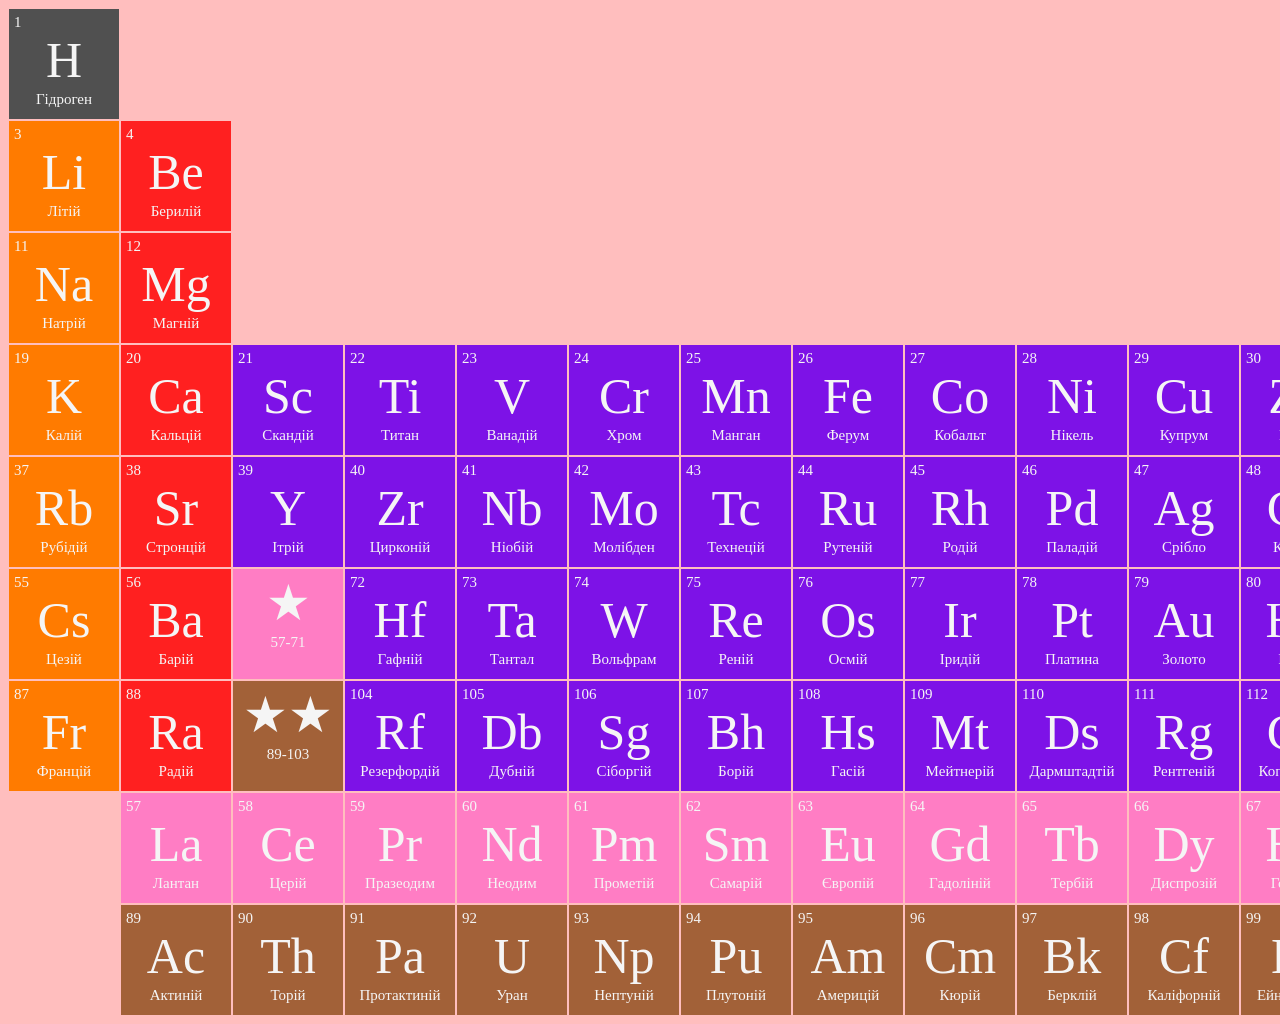
<file: Hydrogen/hydrogen.html>
<html>

<head>
    <link rel="stylesheet" href="./hydrogen.css"/>
</head>
<body>
    <div>
    <table cellspacing="5px">
        <tr></tr>
        <tr>
            <td colspan="17">
                <div class="chemical-element">
                    <div>1</div>
                    <div>H</div>
                    <div>Гідроген</div>
            </td>
            <td>
                <div class="chemical-element background-He">
                    <div>2</div>
                    <div>He</div>
                    <div>Гелій</div>
            </td>
        </tr>
        <tr>
            <td>
                <div class="chemical-element background-Li">
                    <div>3</div>
                    <div>Li</div>
                    <div>Літій</div>
            </td>
            <td colspan="11">
                <div class="chemical-element background-Be">
                    <div>4</div>
                    <div>Be</div>
                    <div>Берилій</div>
            </td>
            <td>
                <div class="chemical-element background-Bor">
                    <div>5</div>
                    <div>B</div>
                    <div>Бор</div>
            </td>
            <td>
                <div class="chemical-element background-Carb">
                    <div>6</div>
                    <div>C</div>
                    <div>Карбон</div>
            </td>
            <td>
                <div class="chemical-element background-Carb">
                    <div>7</div>
                    <div>N</div>
                    <div>Нітроген</div>
            </td>
            <td>
                <div class="chemical-element background-Carb">
                    <div>8</div>
                    <div>O</div>
                    <div>Оксиген</div>
            </td>
            <td>
                <div class="chemical-element background-Fluor">
                    <div>9</div>
                    <div>F</div>
                    <div>Флуор</div>
            </td>
            <td>
                <div class="chemical-element background-He">
                    <div>10</div>
                    <div>Ne</div>
                    <div>Неон</div>
            </td>
        </tr>
        <tr>
            <td>
                <div class="chemical-element background-Li">
                    <div>11</div>
                    <div>Na</div>
                    <div>Натрій</div>
            </td>
            <td colspan="11">
                <div class="chemical-element background-Be">
                    <div>12</div>
                    <div>Mg</div>
                    <div>Магній</div>
            </td>
            <td>
                <div class="chemical-element background-Alum">
                    <div>13</div>
                    <div>Al</div>
                    <div>Алюміній</div>
            </td>
            <td>
                <div class="chemical-element background-Bor">
                    <div>14</div>
                    <div>Si</div>
                    <div>Силіцій</div>
            </td>
            <td>
                <div class="chemical-element background-Carb">
                    <div>15</div>
                    <div>P</div>
                    <div>Фосфор</div>
            </td>
            <td>
                <div class="chemical-element background-Carb">
                    <div>16</div>
                    <div>S</div>
                    <div>Сульфур</div>
            </td>
            <td>
                <div class="chemical-element background-Fluor">
                    <div>17</div>
                    <div>Cl</div>
                    <div>Хлор</div>
            </td>
            <td>
                <div class="chemical-element background-He">
                    <div>18</div>
                    <div>Ar</div>
                    <div>Аргон</div>
            </td>
        </tr>
        <tr>
            <td>
                <div class="chemical-element background-Li">
                    <div>19</div>
                    <div>K</div>
                    <div>Калій</div>
            </td>
            <td>
                <div class="chemical-element background-Be">
                    <div>20</div>
                    <div>Ca</div>
                    <div>Кальцій</div>
            </td>
            <td>
                <div class="chemical-element background-Sc">
                    <div>21</div>
                    <div>Sc</div>
                    <div>Скандій</div>
            </td>
            <td>
                <div class="chemical-element background-Sc">
                    <div>22</div>
                    <div>Ti</div>
                    <div>Титан</div>
            </td>
            <td>
                <div class="chemical-element background-Sc">
                    <div>23</div>
                    <div>V</div>
                    <div>Ванадій</div>
            </td>
            <td>
                <div class="chemical-element background-Sc">
                    <div>24</div>
                    <div>Cr</div>
                    <div>Хром</div>
            </td>
            <td>
                <div class="chemical-element background-Sc">
                    <div>25</div>
                    <div>Mn</div>
                    <div>Манган</div>
            </td>
            <td>
                <div class="chemical-element background-Sc">
                    <div>26</div>
                    <div>Fe</div>
                    <div>Ферум</div>
            </td>
            <td>
                <div class="chemical-element background-Sc">
                    <div>27</div>
                    <div>Co</div>
                    <div>Кобальт</div>
            </td>
            <td>
                <div class="chemical-element background-Sc">
                    <div>28</div>
                    <div>Ni</div>
                    <div>Нікель</div>
            </td>
            <td>
                <div class="chemical-element background-Sc">
                    <div>29</div>
                    <div>Cu</div>
                    <div>Купрум</div>
            </td>
            <td>
                <div class="chemical-element background-Sc">
                    <div>30</div>
                    <div>Zn</div>
                    <div>Цинк</div>
            </td>
            <td>
                <div class="chemical-element background-Alum">
                    <div>31</div>
                    <div>Ga</div>
                    <div>Галій</div>
            </td>
            <td>
                <div class="chemical-element background-Bor">
                    <div>32</div>
                    <div>Ge</div>
                    <div>Германій</div>
            </td>
            <td>
                <div class="chemical-element background-Bor">
                    <div>33</div>
                    <div>As</div>
                    <div>Арсен</div>
            </td>
            <td>
                <div class="chemical-element background-Carb">
                    <div>34</div>
                    <div>Se</div>
                    <div>Селен</div>
            </td>
            <td>
                <div class="chemical-element background-Fluor">
                    <div>35</div>
                    <div>Br</div>
                    <div>Бром</div>
            </td>
            <td>
                <div class="chemical-element background-He">
                    <div>36</div>
                    <div>Kr</div>
                    <div>Криптон</div>
            </td>
        </tr>
        <tr>
            <td>
            <div class="chemical-element background-Li">
                <div>37</div>
                <div>Rb</div>
                <div>Рубідій</div>
            </td>

            <td>
                <div class="chemical-element background-Be">
                    <div>38</div>
                    <div>Sr</div>
                    <div>Стронцій</div>
            </td>

            <td>
                <div class="chemical-element background-Sc">
                    <div>39</div>
                    <div>Y</div>
                    <div>Ітрій</div>
            </td>

            <td>
                <div class="chemical-element background-Sc">
                    <div>40</div>
                    <div>Zr</div>
                    <div>Цирконій</div>
            </td>

            <td>
                <div class="chemical-element background-Sc">
                    <div>41</div>
                    <div>Nb</div>
                    <div>Ніобій</div>
            </td>

            <td>
                <div class="chemical-element background-Sc">
                    <div>42</div>
                    <div>Mo</div>
                    <div>Молібден</div>
            </td>

            <td>
                <div class="chemical-element background-Sc">
                    <div>43</div>
                    <div>Tc</div>
                    <div>Технецій</div>
            </td>

            <td>
                <div class="chemical-element background-Sc">
                    <div>44</div>
                    <div>Ru</div>
                    <div>Рутеній</div>
            </td>

            <td>
                <div class="chemical-element background-Sc">
                    <div>45</div>
                    <div>Rh</div>
                    <div>Родій</div>
            </td>

            <td>
                <div class="chemical-element background-Sc">
                    <div>46</div>
                    <div>Pd</div>
                    <div>Паладій</div>
            </td>

            <td>
                <div class="chemical-element background-Sc">
                    <div>47</div>
                    <div>Ag</div>
                    <div>Срібло</div>
            </td>

            <td>
                <div class="chemical-element background-Sc">
                    <div>48</div>
                    <div>Cd</div>
                    <div>Кадмій</div>
            </td>

            <td>
                <div class="chemical-element background-Alum">
                    <div>49</div>
                    <div>In</div>
                    <div>Індій</div>
            </td>

            <td>
                <div class="chemical-element background-Alum">
                    <div>50</div>
                    <div>Sn</div>
                    <div>Олово</div>
            </td>

            <td>
                <div class="chemical-element background-Bor">
                    <div>51</div>
                    <div>Sb</div>
                    <div>Сурма</div>
            </td>

            <td>
                <div class="chemical-element background-Bor">
                    <div>52</div>
                    <div>Te</div>
                    <div>Телур</div>
            </td>

            <td>
                <div class="chemical-element background-Fluor">
                    <div>53</div>
                    <div>I</div>
                    <div>Йод</div>
            </td>

            <td>
                <div class="chemical-element background-He">
                    <div>54</div>
                    <div>Xe</div>
                    <div>Ксенон</div>
            </td>
        <tr>

            <td>
                <div class="chemical-element background-Li">
                    <div>55</div>
                    <div>Cs</div>
                    <div>Цезій</div>
            </td>

            <td>
                <div class="chemical-element background-Be">
                    <div>56</div>
                    <div>Ba</div>
                    <div>Барій</div>
            </td>
            <td>
                <div class="chemical-element background-Ac">
                    <div></div>
                    <div> ★ </div>
                    <div>57-71</div>
            </td>
            
            <td>
                <div class="chemical-element background-Sc">
                    <div>72</div>
                    <div>Hf</div>
                    <div>Гафній</div>
            </td>
            <td>
                <div class="chemical-element background-Sc">
                    <div>73</div>
                    <div>Ta</div>
                    <div>Тантал</div>
            </td>

            <td>
                <div class="chemical-element background-Sc">
                    <div>74</div>
                    <div>W</div>
                    <div>Вольфрам</div>
            </td>

            <td>
                <div class="chemical-element background-Sc">
                    <div>75</div>
                    <div>Re</div>
                    <div>Реній</div>
            </td>

            <td>
                <div class="chemical-element background-Sc">
                    <div>76</div>
                    <div>Os</div>
                    <div>Осмій</div>
            </td>

            <td>
                <div class="chemical-element background-Sc">
                    <div>77</div>
                    <div>Ir</div>
                    <div>Іридій</div>
            </td>

            <td>
                <div class="chemical-element background-Sc">
                    <div>78</div>
                    <div>Pt</div>
                    <div>Платина</div>
            </td>

            <td>
                <div class="chemical-element background-Sc">
                    <div>79</div>
                    <div>Au</div>
                    <div>Золото</div>
            </td>

            <td>
                <div class="chemical-element background-Sc">
                    <div>80</div>
                    <div>Hg</div>
                    <div>Ртуть</div>
            </td>

            <td>
                <div class="chemical-element background-Alum">
                    <div>81</div>
                    <div>Tl</div>
                    <div>Талій</div>
            </td>

            <td>
                <div class="chemical-element background-Alum">
                    <div>82</div>
                    <div>Pb</div>
                    <div>Свинець</div>
            </td>

            <td>
                <div class="chemical-element background-Alum">
                    <div>83</div>
                    <div>Bi</div>
                    <div>Вісмут</div>
            </td>

            <td>
                <div class="chemical-element background-Bor">
                    <div>84</div>
                    <div>Po</div>
                    <div>Полоній</div>
            </td>

            <td>
                <div class="chemical-element background-Fluor">
                    <div>85</div>
                    <div>At</div>
                    <div>Астат</div>
            </td>

            <td>
                <div class="chemical-element background-Sc">
                    <div>86</div>
                    <div>Rn</div>
                    <div>Радон</div>
            </td>
            <tr>
            <td>
                <div class="chemical-element background-Li">
                    <div>87</div>
                    <div>Fr</div>
                    <div>Францій</div>
            </td>

            <td>
                <div class="chemical-element background-Be">
                    <div>88</div>
                    <div>Ra</div>
                    <div>Радій</div>
            </td>
            <td>
                <div class="chemical-element background-La">
                    <div></div>
                    <div> ★★ </div>
                    <div>89-103</div>
            </td>
            <td>
                <div class="chemical-element background-Sc">
                    <div>104</div>
                    <div>Rf</div>
                    <div>Резерфордій</div>
            </td>

            <td>
                <div class="chemical-element background-Sc">
                    <div>105</div>
                    <div>Db</div>
                    <div>Дубній</div>
            </td>

            <td>
                <div class="chemical-element background-Sc">
                    <div>106</div>
                    <div>Sg</div>
                    <div>Сіборгій</div>
            </td>

            <td>
                <div class="chemical-element background-Sc">
                    <div>107</div>
                    <div>Bh</div>
                    <div>Борій</div>
            </td>

            <td>
                <div class="chemical-element background-Sc">
                    <div>108</div>
                    <div>Hs</div>
                    <div>Гасій</div>
            </td>
            <td>
                <div class="chemical-element background-Sc">
                    <div>109</div>
                    <div>Mt</div>
                    <div>Мейтнерій</div>
            </td>

            <td>
                <div class="chemical-element background-Sc">
                    <div>110</div>
                    <div>Ds</div>
                    <div>Дармштадтій</div>
            </td>

            <td>
                <div class="chemical-element background-Sc">
                    <div>111</div>
                    <div>Rg</div>
                    <div>Рентгеній</div>
            </td>

            <td>
                <div class="chemical-element background-Sc">
                    <div>112</div>
                    <div>Cn</div>
                    <div>Коперницій</div>
            </td>

            <td>
                <div class="chemical-element background-Nh">
                    <div>113</div>
                    <div>Nh</div>
                    <div>Ніхоній</div>
            </td>

            <td>
                <div class="chemical-element background-Nh">
                    <div>114</div>
                    <div>Fl</div>
                    <div>Флеровій</div>
            </td>

            <td>
                <div class="chemical-element background-Nh">
                    <div>115</div>
                    <div>Mc</div>
                    <div>Московій</div>
            </td>

            <td>
                <div class="chemical-element background-Nh">
                    <div>116</div>
                    <div>Lv</div>
                    <div>Ліверморій</div>
            </td>

            <td>
                <div class="chemical-element background-Nh">
                    <div>117</div>
                    <div>Ts</div>
                    <div>Теннессин</div>
            </td>

            <td>
                <div class="chemical-element background-Nh">
                    <div>118</div>
                    <div>Og</div>
                    <div>Оганесон</div>
            </td>
        </tr>
        <tr>
            <td></td>
            <td>
                <div class="chemical-element background-Ac">
                    <div>57</div>
                    <div>La</div>
                    <div>Лантан</div>
            </td>

            <td>
                <div class="chemical-element background-Ac">
                    <div>58</div>
                    <div>Ce</div>
                    <div>Церій</div>
            </td>

            <td>
                <div class="chemical-element background-Ac">
                    <div>59</div>
                    <div>Pr</div>
                    <div>Празеодим</div>
            </td>

            <td>
                <div class="chemical-element background-Ac">
                    <div>60</div>
                    <div>Nd</div>
                    <div>Неодим</div>
            </td>

            <td>
                <div class="chemical-element background-Ac">
                    <div>61</div>
                    <div>Pm</div>
                    <div>Прометій</div>
            </td>

            <td>
                <div class="chemical-element background-Ac">
                    <div>62</div>
                    <div>Sm</div>
                    <div>Самарій</div>
            </td>

            <td>
                <div class="chemical-element background-Ac">
                    <div>63</div>
                    <div>Eu</div>
                    <div>Європій</div>
            </td>

            <td>
                <div class="chemical-element background-Ac">
                    <div>64</div>
                    <div>Gd</div>
                    <div>Гадоліній</div>
            </td>

            <td>
                <div class="chemical-element background-Ac">
                    <div>65</div>
                    <div>Tb</div>
                    <div>Тербій</div>
            </td>

            <td>
                <div class="chemical-element background-Ac">
                    <div>66</div>
                    <div>Dy</div>
                    <div>Диспрозій</div>
            </td>

            <td>
                <div class="chemical-element background-Ac">
                    <div>67</div>
                    <div>Ho</div>
                    <div>Гольмій</div>
            </td>

            <td>
                <div class="chemical-element background-Ac">
                    <div>68</div>
                    <div>Er</div>
                    <div>Ербій</div>
            </td>

            <td>
                <div class="chemical-element background-Ac">
                    <div>69</div>
                    <div>Tm</div>
                    <div>Тулій</div>
            </td>

            <td>
                <div class="chemical-element background-Ac">
                    <div>70</div>
                    <div>Yb</div>
                    <div>Ітербій</div>
            </td>

            <td>
                <div class="chemical-element background-Ac">
                    <div>71</div>
                    <div>Lu</div>
                    <div>Лютецій</div>
            </td>
        </tr>
        <tr>
            <td></td>
            <td>
                <div class="chemical-element background-La">
                    <div>89</div>
                    <div>Ac</div>
                    <div>Актиній</div>
            </td>

            <td>
                <div class="chemical-element background-La">
                    <div>90</div>
                    <div>Th</div>
                    <div>Торій</div>
            </td>
            <td>
                <div class="chemical-element background-La">
                    <div>91</div>
                    <div>Pa</div>
                    <div>Протактиній</div>
            </td>

            <td>
                <div class="chemical-element background-La">
                    <div>92</div>
                    <div>U</div>
                    <div>Уран</div>
            </td>

            <td>
                <div class="chemical-element background-La">
                    <div>93</div>
                    <div>Np</div>
                    <div>Нептуній</div>
            </td>

            <td>
                <div class="chemical-element background-La">
                    <div>94</div>
                    <div>Pu</div>
                    <div>Плутоній</div>
            </td>

            <td>
                <div class="chemical-element background-La">
                    <div>95</div>
                    <div>Am</div>
                    <div>Америцій</div>
            </td>

            <td>
                <div class="chemical-element background-La">
                    <div>96</div>
                    <div>Cm</div>
                    <div>Кюрій</div>
            </td>

            <td>
                <div class="chemical-element background-La">
                    <div>97</div>
                    <div>Bk</div>
                    <div>Берклій</div>
            </td>

            <td>
                <div class="chemical-element background-La">
                    <div>98</div>
                    <div>Cf</div>
                    <div>Каліфорній</div>
            </td>

            <td>
                <div class="chemical-element background-La">
                    <div>99</div>
                    <div>Es</div>
                    <div>Ейнштейній</div>
            </td>

            <td>
                <div class="chemical-element background-La">
                    <div>100</div>
                    <div>Fm</div>
                    <div>Фермій</div>
            </td>

            <td>
                <div class="chemical-element background-La">
                    <div>101</div>
                    <div>Md</div>
                    <div>Менделевій</div>
            </td>

            <td>
                <div class="chemical-element background-La">
                    <div>102</div>
                    <div>No</div>
                    <div>Нобелій</div>
            </td>

            <td>
                <div class="chemical-element background-La">
                    <div>103</div>
                    <div>Lr</div>
                    <div>Лоуренсій</div>
            </td>
        </tr>
    </table>
    </div>
</body>
</html>
</file>
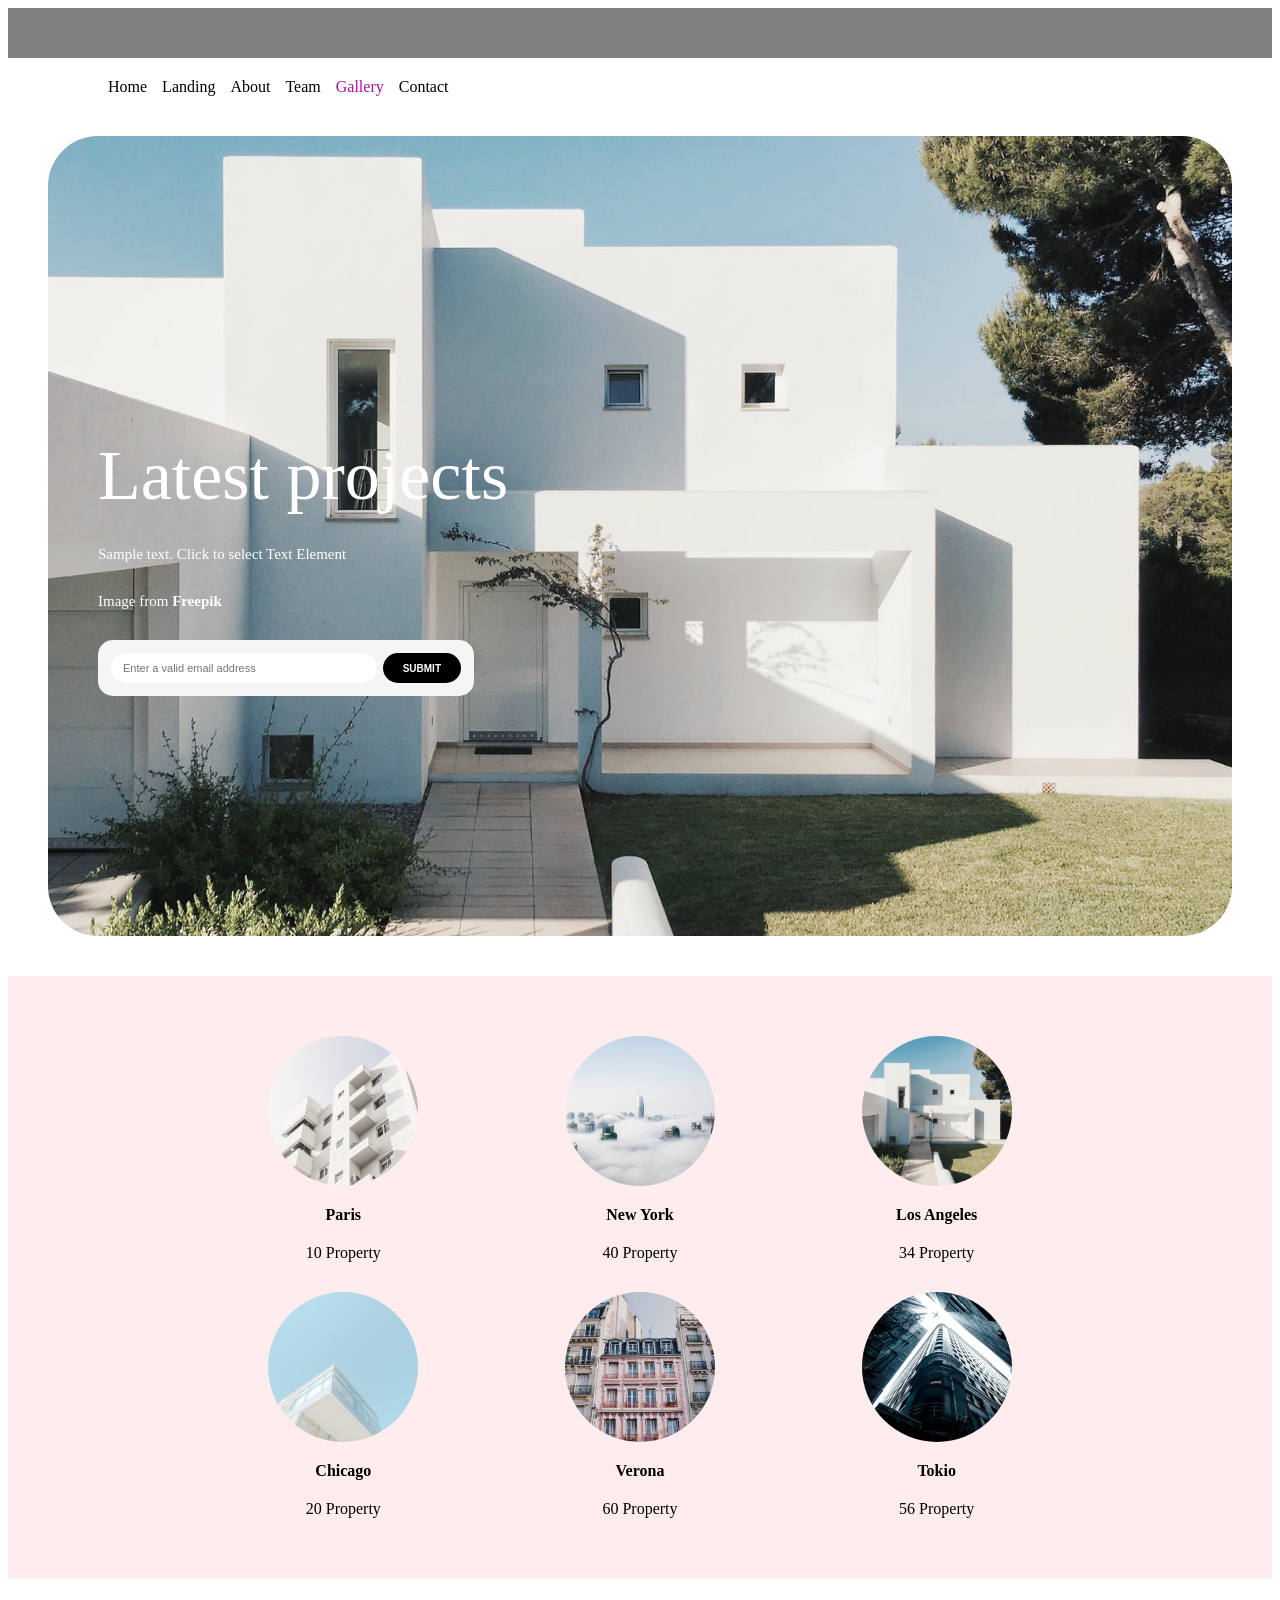
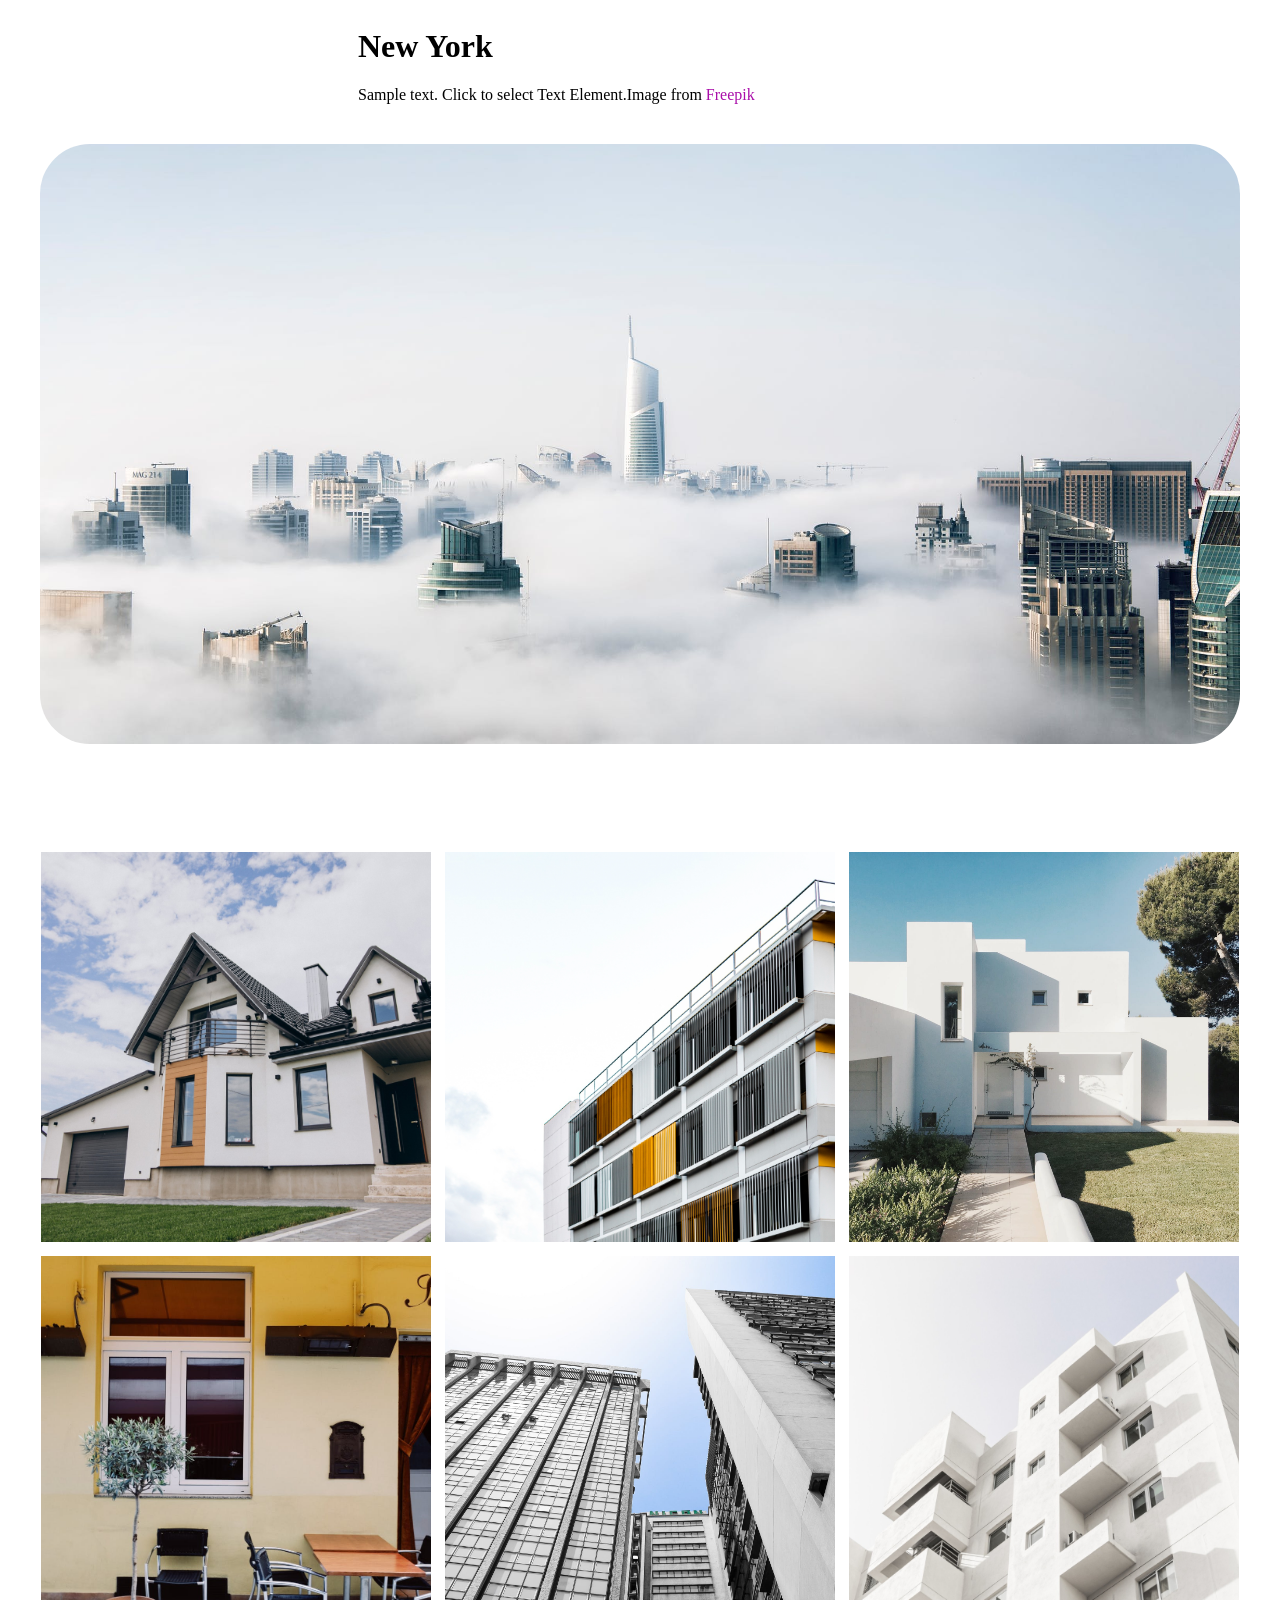
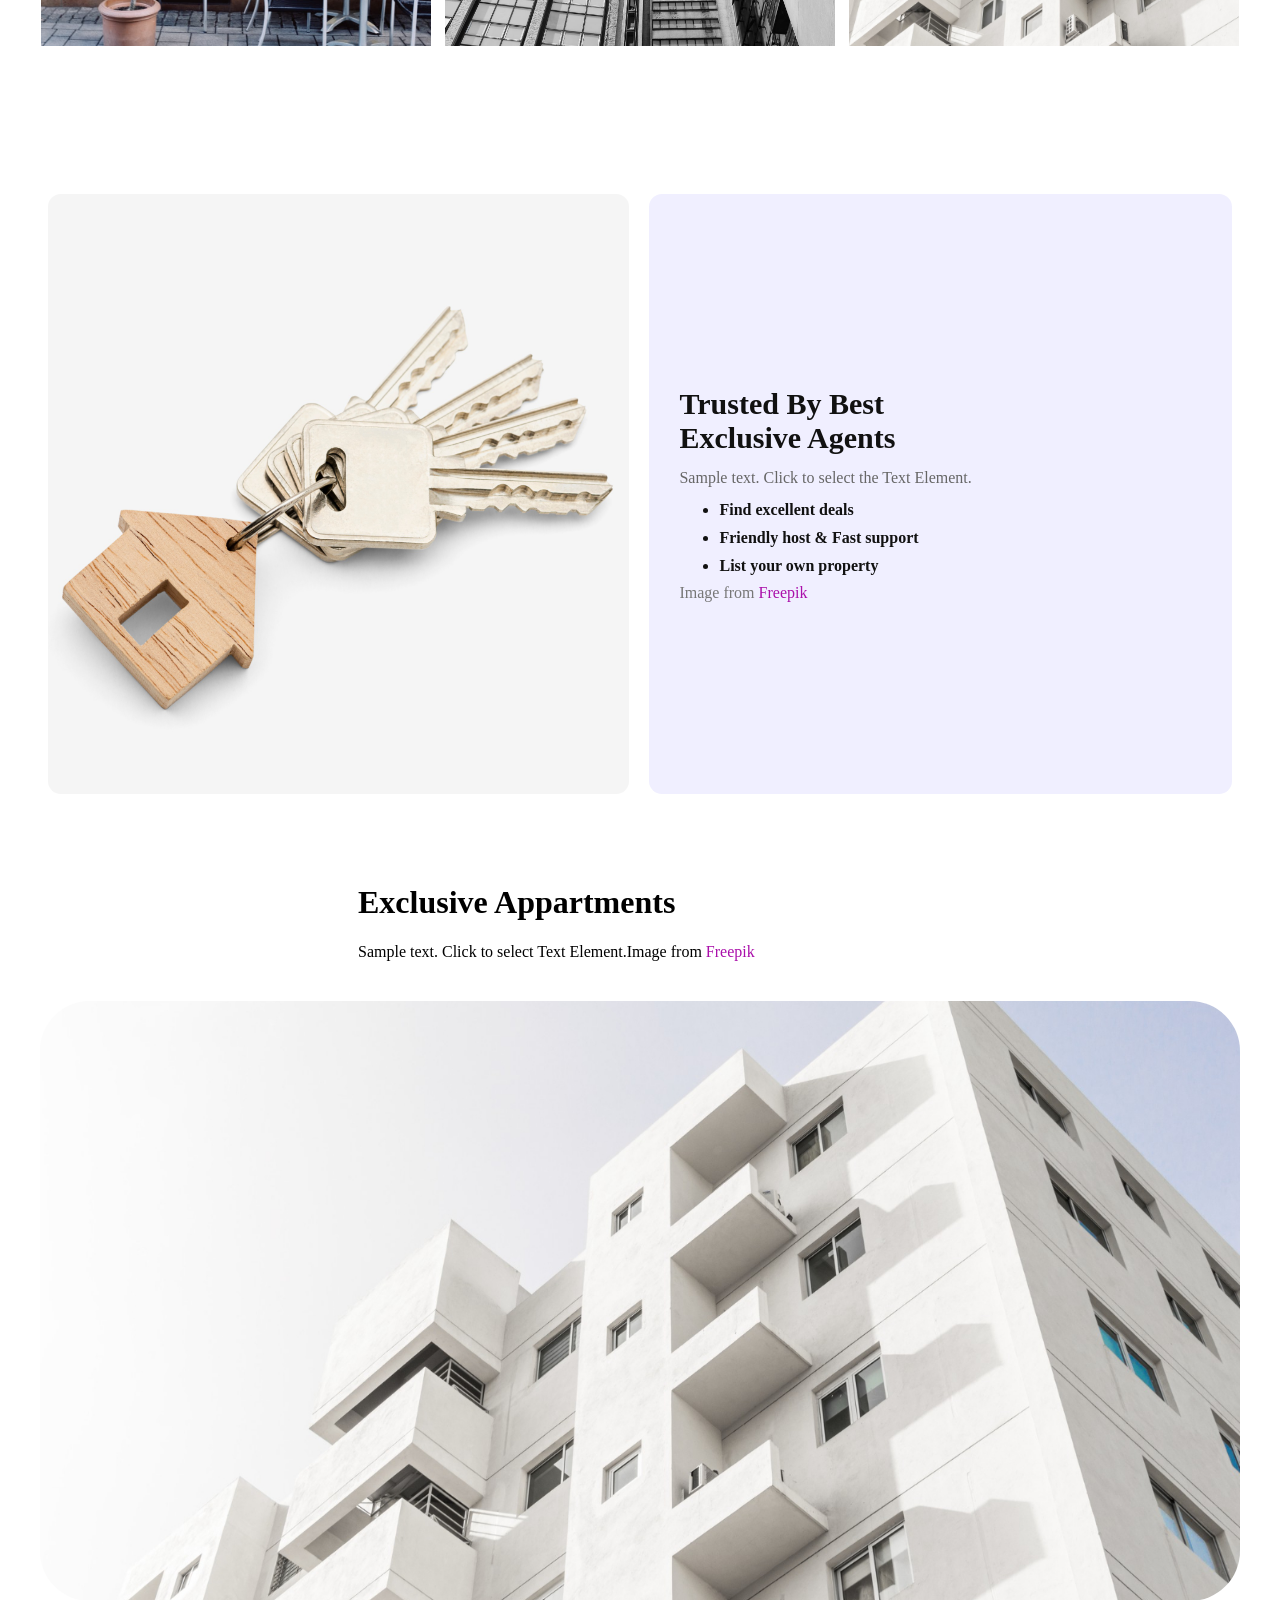
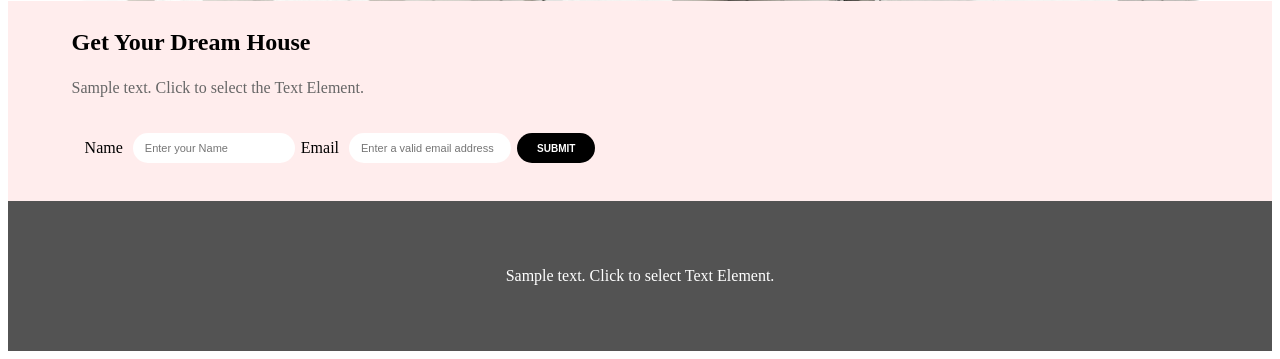
<file: lab_2/landing.html>
<html>
    <head>
        <link rel="stylesheet" href="./landing.css"/>
    </head>
    <body>
        <div class="header"></div>
        <div class="textheader">
            <div>Home</div>
            <div>Landing</div>
            <div>About</div>
            <div>Team</div>
            <div class="textheader1">Gallery</div>
            <div>Contact</div>
        </div>
        <div class="block1">
            <div class="block11">
                <div class="block1text">Latest projects</div>
                <div class="block1textsmall">Sample text. Click to select Text Element</div>
                <div class="block1textsmall">Image from <b>Freepik</b></div>
                <form class="email-form">
                    <input type="email"  placeholder="Enter a valid email address" required>
                    <button type="submit">SUBMIT</button>
                </form>
            </div>
        </div>
        <div class="block2">
            <div class="property-grid">

                <div class="property-card">
                    <img src="./images/low-angle-shot-facade-white-modern-building-blue-clear-sky.jpg" alt="Paris">
                    <b>Paris</b>
                    <p>10 Property</p>
                </div>

                <div class="property-card">
                    <img src="./images/pexels-photo-325185.jpeg" alt="Paris">
                    <b>New York</b>
                    <p>40 Property</p>
                </div>

                <div class="property-card">
                    <img src="./images/la.jpeg" alt="Paris">
                    <b>Los Angeles</b>
                    <p>34 Property</p>
                </div>

                <div class="property-card">
                    <img src="./images/pexels-photo-1029615.jpeg" alt="Paris">
                    <b>Chicago</b>
                    <p>20 Property</p>
                </div>

                <div class="property-card">
                    <img src="./images/pexels-photo-2090651.jpeg" alt="Paris">
                    <b>Verona</b>
                    <p>60 Property</p>
                </div>

                <div class="property-card">
                    <img src="./images/pexels-photo-1769369.jpeg" alt="Paris">
                    <b>Tokio</b>
                    <p>56 Property</p>
                </div>

            </div>
        </div>
            <div class="block3text"> 
                <div><h1>New York</h1></div>
                <div>Sample text. Click to select Text Element.Image from <span class="textheader1">Freepik</span></div>
            </div>
            <div class="block3">
                <div class="block31"></div>
            </div>
        </div>
        <div class="gallery">
            <table class="gallery1">
                <tr>
                    <td>
                        <img src="images/house-isolated-field.jpg" alt="House">
                    </td>
                    <td>
                        <img src="images/apartment-building-city-with-copy-space.jpg" alt="Building">
                    </td>
                    <td>
                        <img src="images/la.jpeg" alt="Modern house">
                    </td>
                </tr>

                <tr>
                    <td>
                        <img src="images/pexels-photo-3874015.jpeg" alt="House exterior">
                    </td>
                    <td>
                        <img src="images/pexels-photo-3855622.jpeg" alt="Tall building">
                    </td>
                    <td>
                        <img src="images/low-angle-shot-facade-white-modern-building-blue-clear-sky.jpg" alt="Apartment building">
                    </td>
                </tr>
            </table>
        </div>
        <div class="agent-section">
            <div class="agent-block1">
                <div class="agent-block">
                </div>
                <div class="agent-content">
                    <h2>Trusted By Best<br>Exclusive Agents</h2>
                    <p class="agent-description">
                        Sample text. Click to select the Text Element.
                    </p>
                    <ul>
                        <li>Find excellent deals</li>
                        <li>Friendly host &amp; Fast support</li>
                        <li>List your own property</li>
                    </ul>
                    <p class="agent-credit">
                        Image from <span class="textheader1"> Freepik </span>
                    </p>
                </div>
            </div>
        </div>
        </div>
            <div class="block3text"> 
                <div><h1>Exclusive Appartments  </h1></div>
                <div>Sample text. Click to select Text Element.Image from <span class="textheader1">Freepik</span></div>
            </div>
            <div class="block3">
                <div class="block32"></div>
            </div>
        </div>
        <section class="dream-house">
            <div class="container">
                <h1>Get Your Dream House</h1>

                <p class="agent-description">
                    Sample text. Click to select the Text Element.
                </p>
                <form class="email-form1">
                    <div class="form-group">
                        <label for="name">Name</label>
                        <input
                            type="text"
                            id="name"
                            name="name"
                            placeholder="Enter your Name"
                            required
                        >
                    </div>
                    <div class="form-group">
                        <label for="email">Email</label>
                        <input
                            type="email"
                            id="email"
                            name="email"
                            placeholder="Enter a valid email address"
                            required
                        >
                    </div>
                    <button type="submit">SUBMIT</button>
                </form>
            </div>
        </section>
        <div class="footer">Sample text. Click to select Text Element.</div>
    </body>
</html>
</file>
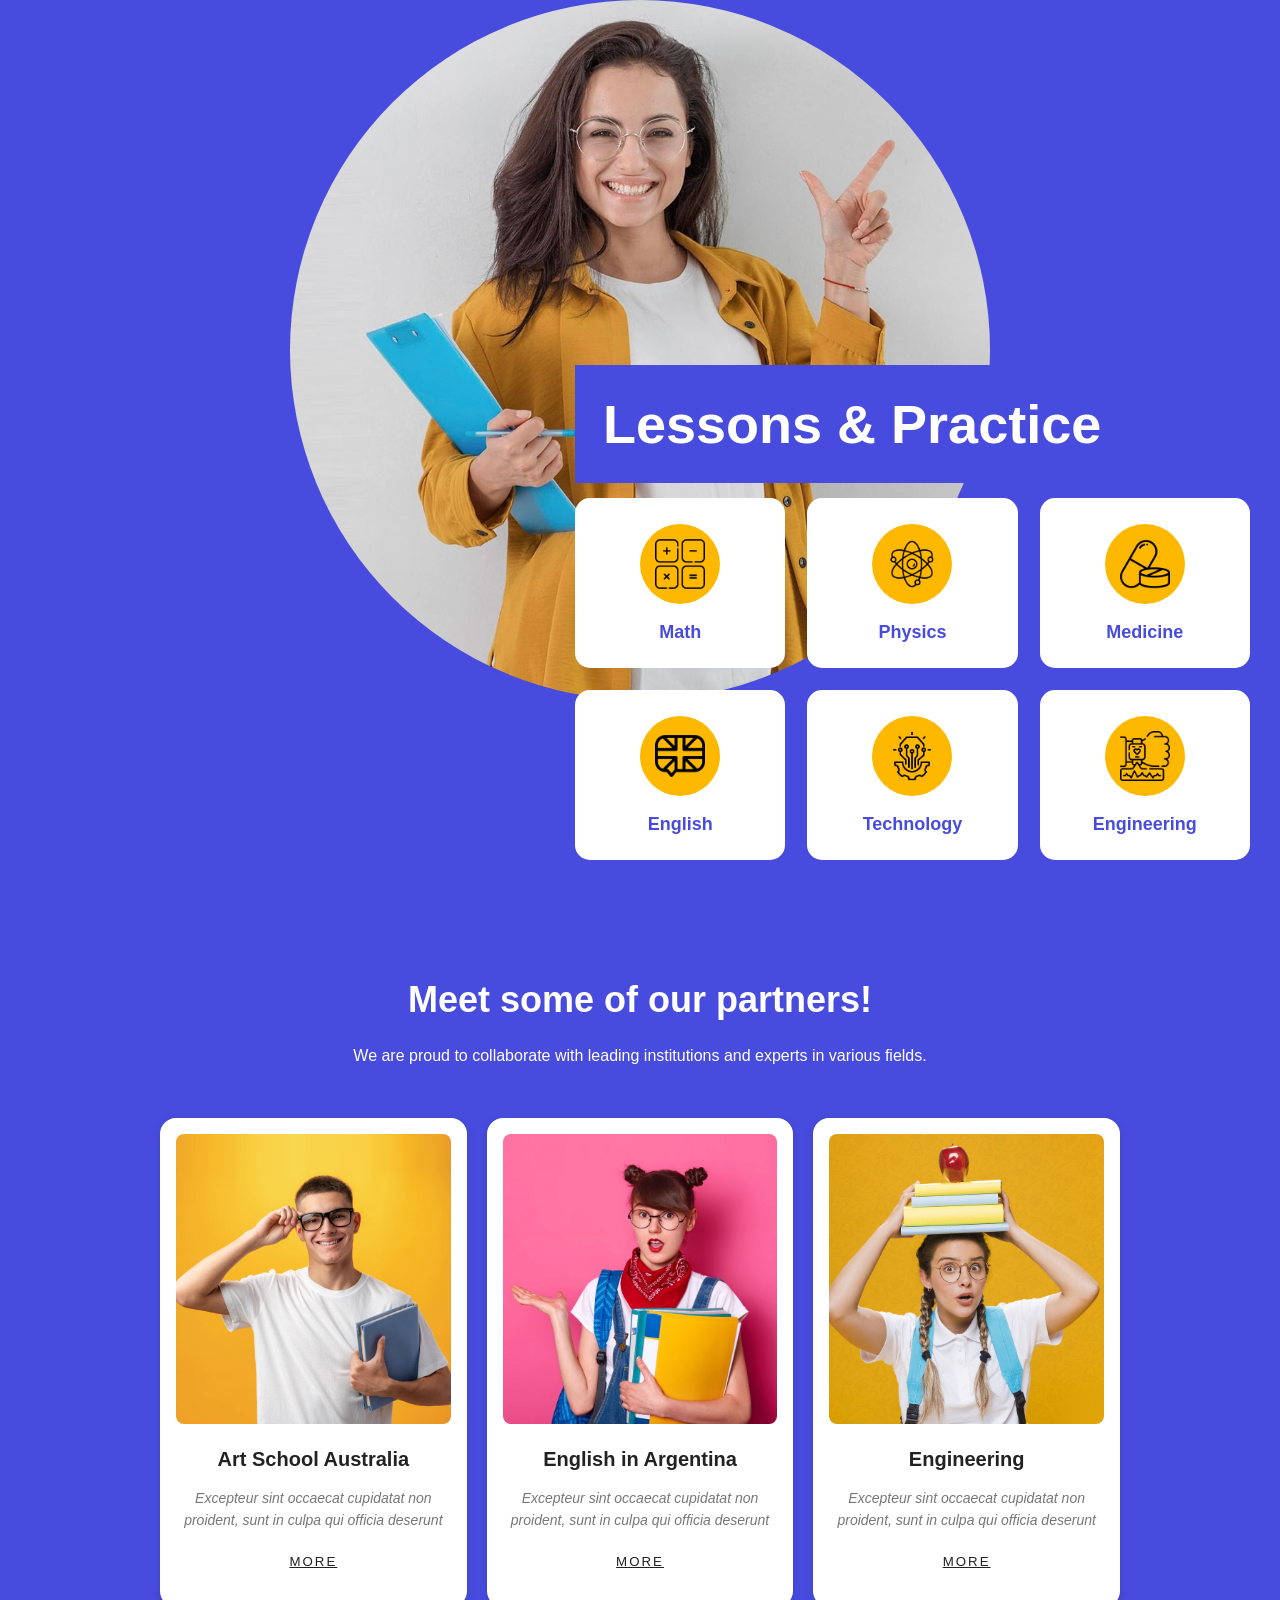
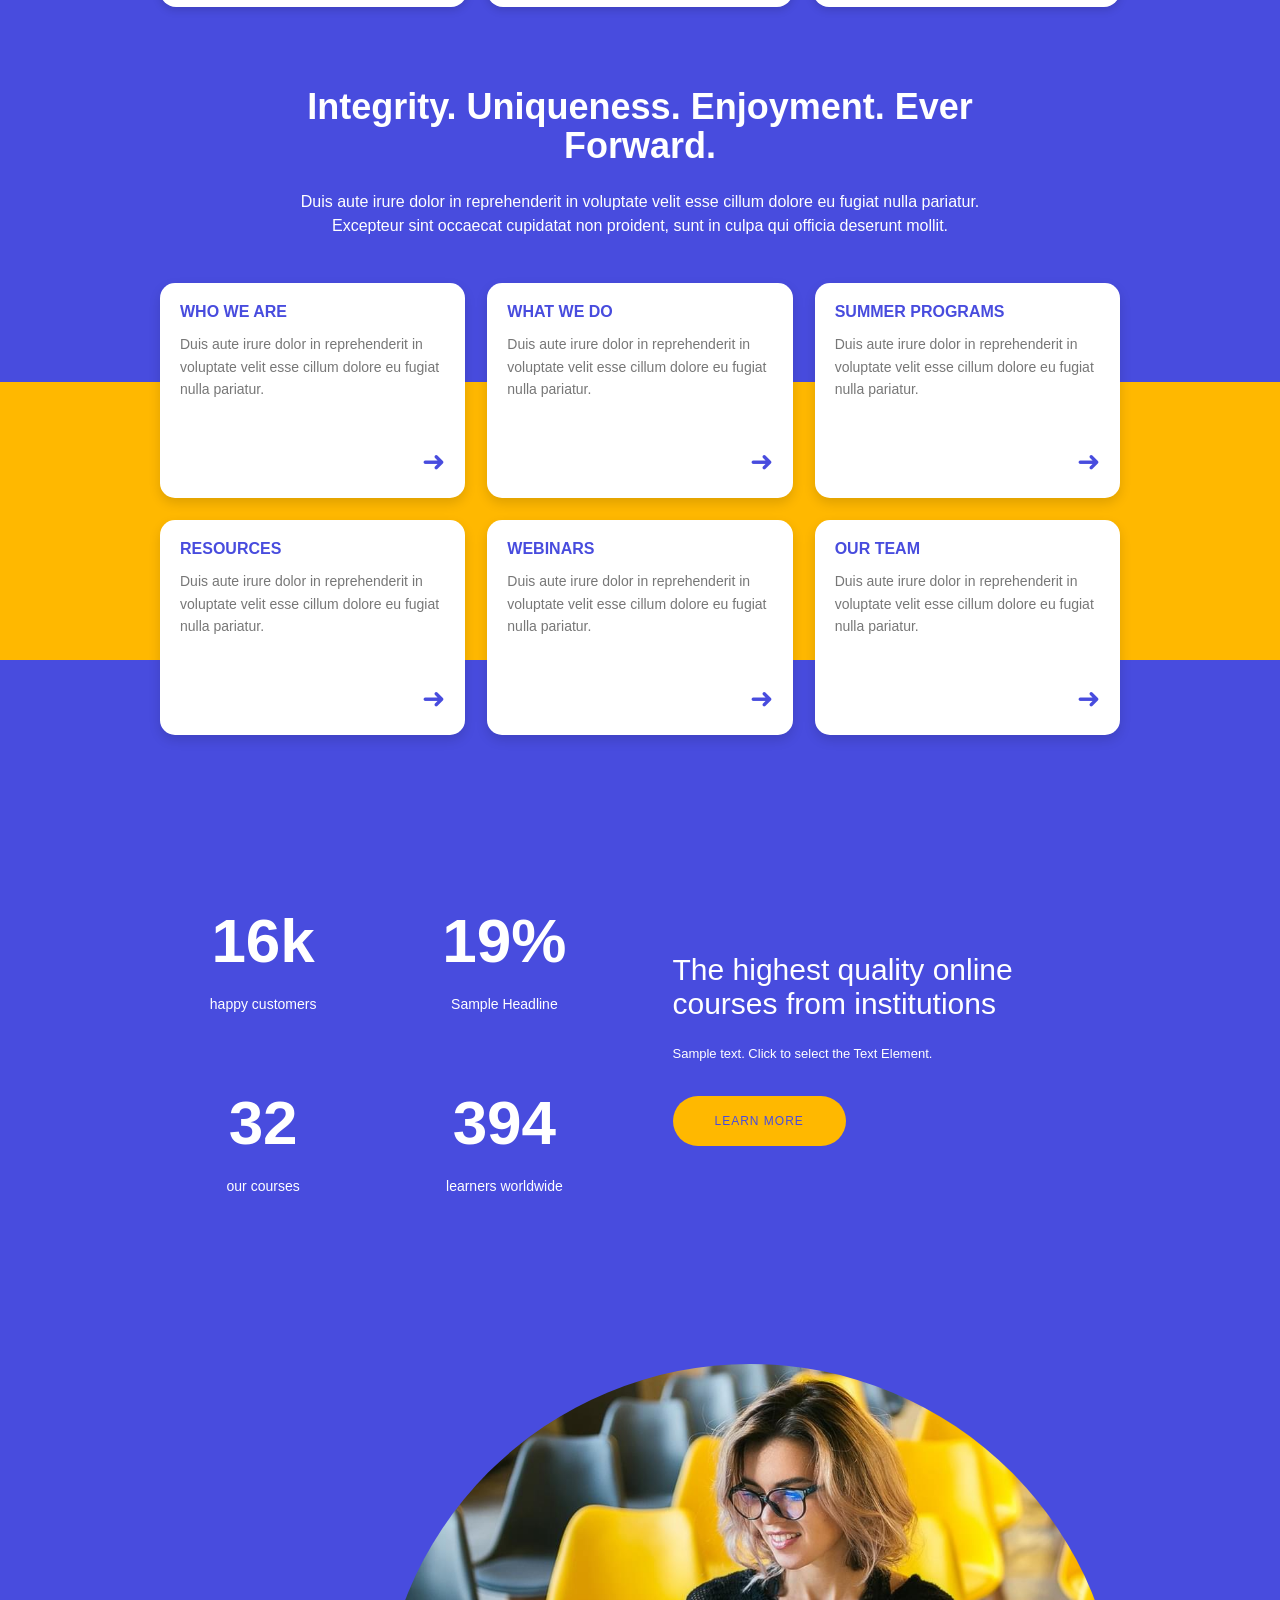
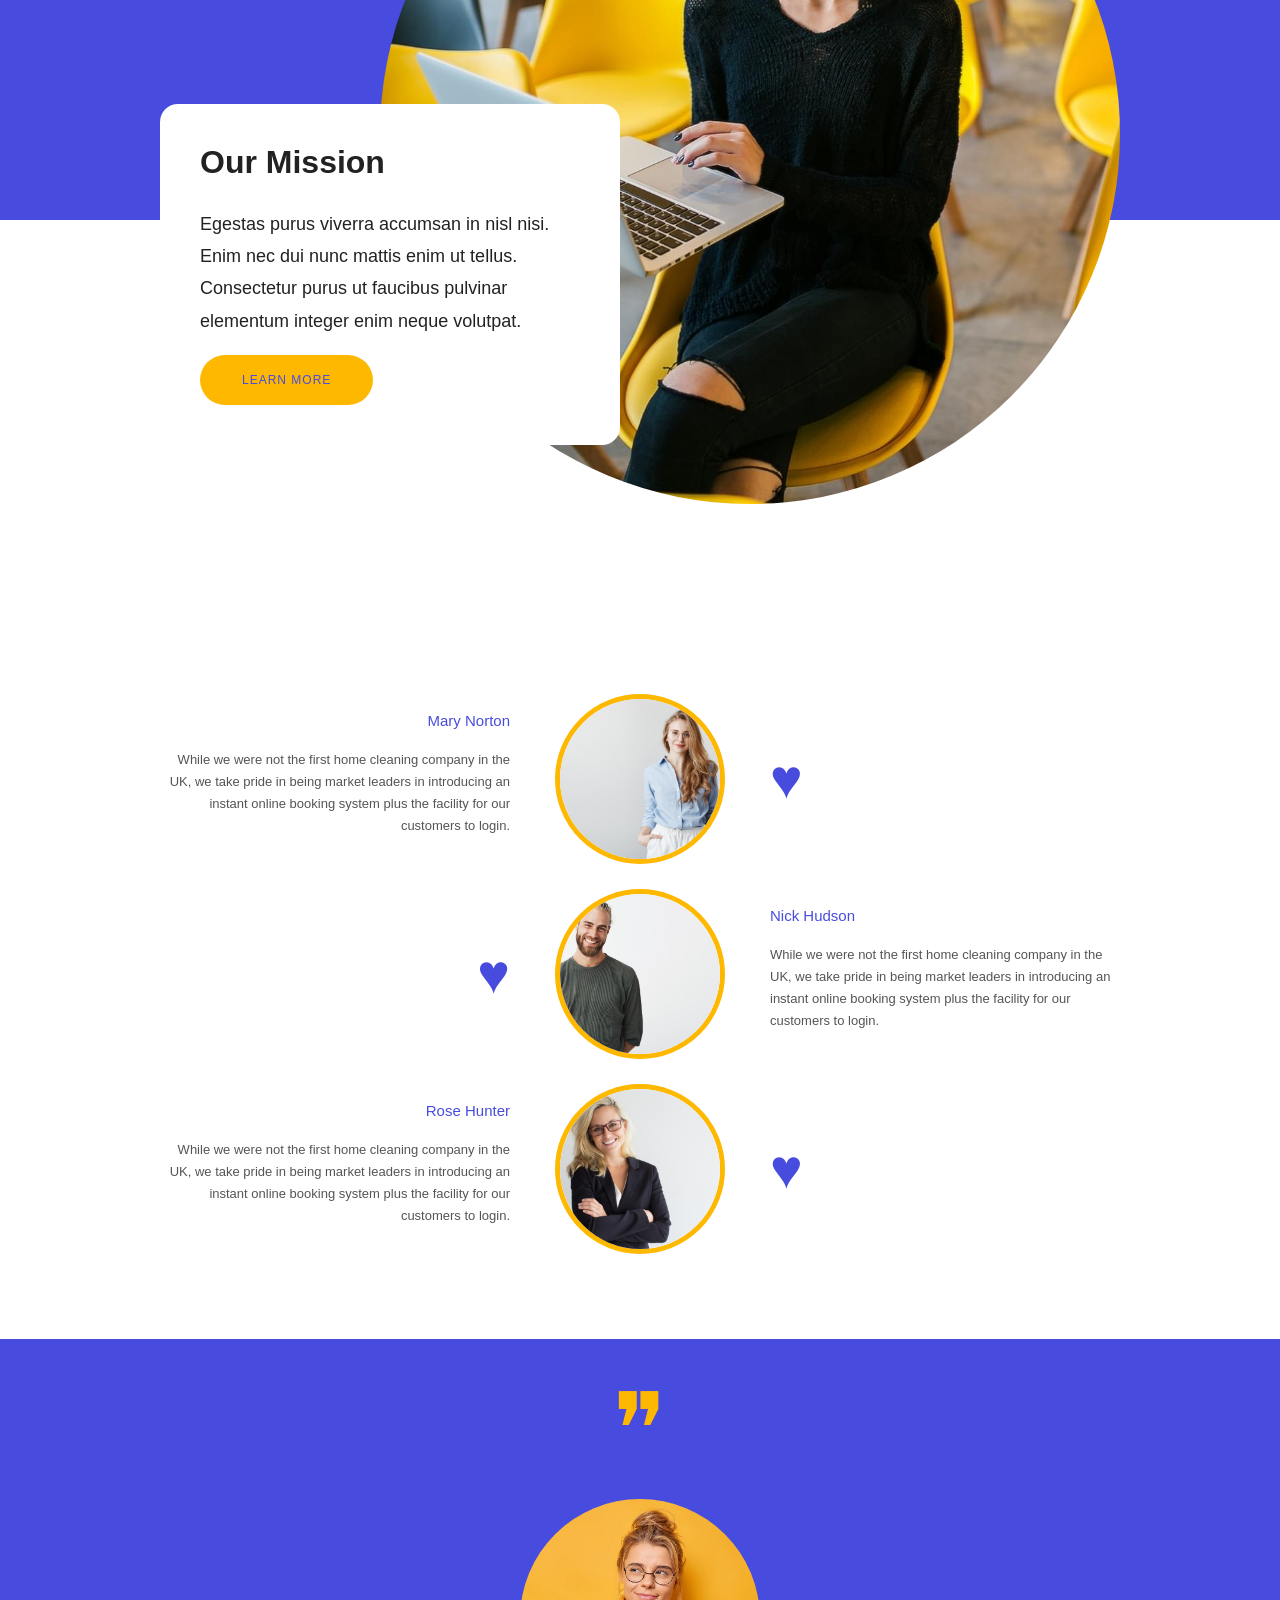
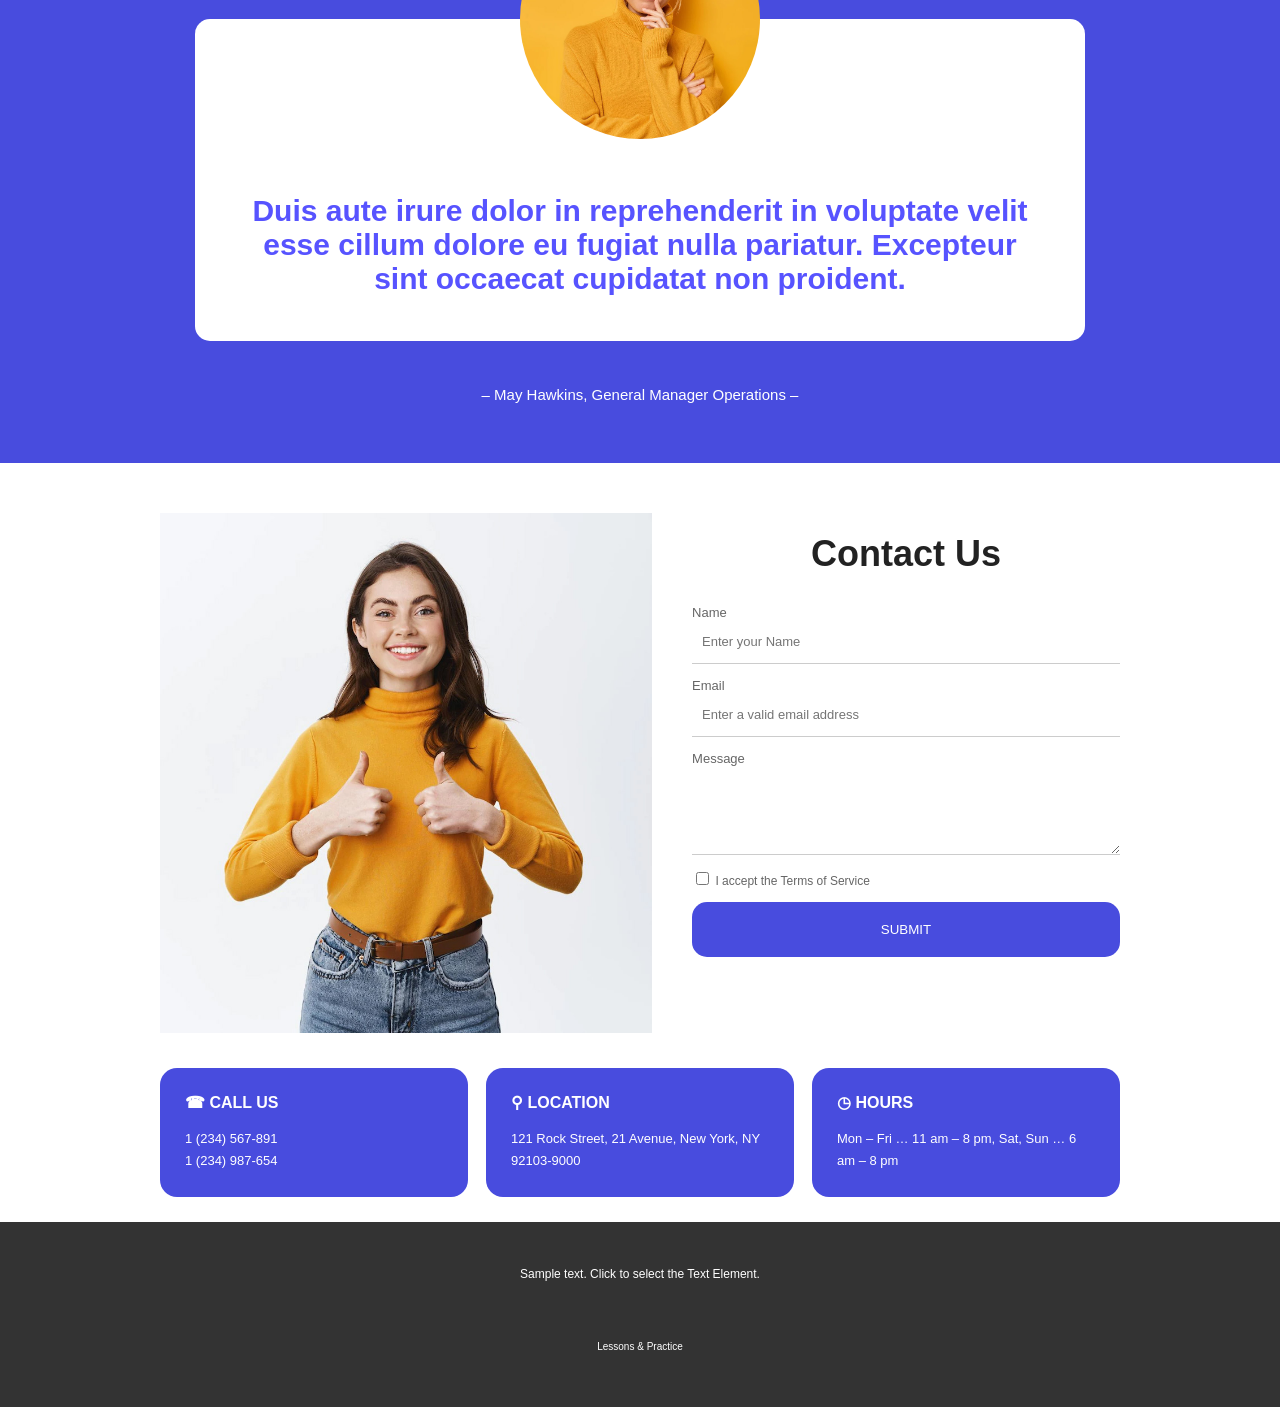
<file: lab_3/lab3.html>
<html>
    <head>
        <link rel="stylesheet" href="./lab3.css"/>
    </head>
    <body>
        <div class="div12">
            <div class="div1"></div>
            <div class="idkblock1">
                <div class="textblock1"><b>Lessons & Practice</b></div>
                    <div class="textblock">
                        <div class="block1">
                            <div class="image1">
                                <div class="image12"></div>
                            </div>
                            <div class="blocktext1"><b>Math</b></div>
                        </div>
                        <div class="block1">
                            <div class="image1">
                                <div class="image13"></div>
                            </div>
                            <div class="blocktext1"><b>Physics</b></div>
                        </div>
                        <div class="block1">
                            <div class="image1">
                                <div class="image14"></div>
                            </div>
                            <div class="blocktext1"><b>Medicine</b></div>
                        </div>
                        <div class="block1">
                            <div class="image1">
                                <div class="image15"></div>
                            </div>
                            <div class="blocktext1"><b>English</b></div>
                        </div>
                        <div class="block1">
                            <div class="image1">
                                <div class="image16"></div>
                            </div>
                            <div class="blocktext1"><b>Technology</b></div>
                        </div>
                        <div class="block1">
                            <div class="image1">
                                <div class="image17"></div>
                            </div>
                            <div class="blocktext1"><b>Engineering</b></div>
                        </div>
                    </div>
                </div>
            </div>
        <div class="block2">
            <div class="blocktext2">
                <b><h1>Meet some of our partners!</h1></b>
                We are proud to collaborate with leading institutions and experts in various fields.
            </div>
            <div class="cards">
                <div class="card">
                    <img src="images/fg.jpg" alt="xz">
                    <h3><b>Art School Australia</b></h3>
                    <p>
                        Excepteur sint occaecat cupidatat non
                        proident, sunt in culpa qui officia deserunt
                    </p>
                    <div><h5>MORE</h5></div>
                </div>
                <div class="card">
                    <img src="images/22.jpg" alt="xz">
                    <h3><b>English in Argentina</b></h3>
                    <p>
                        Excepteur sint occaecat cupidatat non
                        proident, sunt in culpa qui officia deserunt
                    </p>
                    <div><h5>MORE</h5></div>
                </div>
                <div class="card">
                    <img src="images/fgfgg.jpg" alt="xz">
                    <h3><b>Engineering</b></h3>
                    <p>
                        Excepteur sint occaecat cupidatat non
                        proident, sunt in culpa qui officia deserunt
                    </p>
                    <div><h5>MORE</h5></div>
                </div>
            </div>
        </div>
        <div class="block3">
            <div class="blocktext2">
                <b><h1>Integrity. Uniqueness. Enjoyment. Ever Forward.</h1></b>
                Duis aute irure dolor in reprehenderit in voluptate velit esse cillum dolore eu fugiat nulla pariatur.<br>Excepteur sint occaecat cupidatat non proident, sunt in culpa qui officia deserunt mollit.</br>
            </div>
            <div class="textblock">
                <div class="miniblock3">
                    <div class="blocktext3"><b><h5>WHO WE ARE</h5></b></div>
                    <div class="blocktext31">Duis aute irure dolor in reprehenderit in voluptate velit esse cillum dolore eu fugiat nulla pariatur.</div>
                    <div class="arrow" aria-hidden="true">➜</div>
                </div>
                <div class="miniblock3">
                    <div class="blocktext3"><b><h5>WHAT WE DO</h5></b></div>
                    <div class="blocktext31">Duis aute irure dolor in reprehenderit in voluptate velit esse cillum dolore eu fugiat nulla pariatur.</div>
                    <div class="arrow" aria-hidden="true">➜</div>
                </div>
                <div class="miniblock3">
                    <div class="blocktext3"><b><h5>SUMMER PROGRAMS</h5></b></div>
                    <div class="blocktext31">Duis aute irure dolor in reprehenderit in voluptate velit esse cillum dolore eu fugiat nulla pariatur.</div>
                    <div class="arrow" aria-hidden="true">➜</div>
                </div>
                <div class="miniblock3">
                    <div class="blocktext3"><b><h5>RESOURCES</h5></b></div>
                    <div class="blocktext31">Duis aute irure dolor in reprehenderit in voluptate velit esse cillum dolore eu fugiat nulla pariatur.</div>
                    <div class="arrow" aria-hidden="true">➜</div>
                </div>
                <div class="miniblock3">
                    <div class="blocktext3"><b><h5>WEBINARS</h5></b></div>
                    <div class="blocktext31">Duis aute irure dolor in reprehenderit in voluptate velit esse cillum dolore eu fugiat nulla pariatur.</div>
                    <div class="arrow" aria-hidden="true">➜</div>
                </div>
                <div class="miniblock3">
                    <div class="blocktext3"><b><h5>OUR TEAM</h5></b></div>
                    <div class="blocktext31">Duis aute irure dolor in reprehenderit in voluptate velit esse cillum dolore eu fugiat nulla pariatur.</div>
                    <div class="arrow" aria-hidden="true">➜</div>
                </div>
            </div>
        </div>
        <section class="block4 section-wrap" id="courses">
            <div class="statistics">
                <div><strong>16k</strong><span>happy customers</span></div>
                <div><strong>19%</strong><span>Sample Headline</span></div>
                <div><strong>32</strong><span>our courses</span></div>
                <div><strong>394</strong><span>learners worldwide</span></div>
            </div>
            <div class="courses-text"><h2>The highest quality online courses from institutions</h2>
                <p>Sample text. Click to select the Text Element.</p><a class="yellow-button">LEARN MORE</a>
            </div>
        </section>
        <section class="block5" id="mission">
            <div class="mission-layout section-wrap">
                <img class="mission-photo" src="images/jhj.jpg" alt="xz">
                <div class="mission-card">
                    <h2>Our Mission</h2>
                    <p>Egestas purus viverra accumsan in nisl nisi. Enim nec dui nunc mattis enim ut tellus. Consectetur purus ut faucibus pulvinar elementum integer enim neque volutpat.</p>
                    <a class="yellow-button">LEARN MORE</a></div>
            </div>
        </section>
        <section class="block6 section-wrap" aria-label="Our community">
            <article class="person">
                <div class="person-copy">
                    <h3>Mary Norton</h3>
                    <p>While we were not the first home cleaning company in the UK, we take pride in being market leaders in introducing an instant online booking system plus the facility for our customers to login.</p></div>
                    <img src="images/758b5559-c3ba-4155-a732-78d6fab8bfcd.jpg" alt="xz"><a class="social">♥</a></article>
                </div>
            <article class="person reverse">
                <div class="person-copy">
                    <h3>Nick Hudson</h3>
                    <p>While we were not the first home cleaning company in the UK, we take pride in being market leaders in introducing an instant online booking system plus the facility for our customers to login.</p>
                </div>
                <img src="images/a7c767cf-3a26-4f01-874d-14261d2c39a7.jpg" alt="xz">
                <a class="social" href="" aria-label="Twitter">♥</a>
            </article>
            <article class="person">
                <div class="person-copy">
                    <h3>Rose Hunter</h3>
                    <p>While we were not the first home cleaning company in the UK, we take pride in being market leaders in introducing an instant online booking system plus the facility for our customers to login.</p>
                </div>
                <img src="images/e916e899-9128-4aac-8760-007d5815c973.jpg" alt="xz">
                <a class="social" href="" aria-label="Twitter">♥</a>
            </article>
        </section>
        <section class="block7"><div class="testimonial section-wrap">
            <div class="quote-mark">❞</div>
            <div class="quote-card">
                <img src="images/444.jpg" alt="xz">
                <blockquote>Duis aute irure dolor in reprehenderit in voluptate velit esse cillum dolore eu fugiat nulla pariatur. Excepteur sint occaecat cupidatat non proident.</blockquote>
            </div>
            <p class="quote-author">– May Hawkins, General Manager Operations –</p>
        </section>
        <section class="block8" id="contact">
            <div class="section-wrap">
                <div class="contact-layout">
                    <img class="contact-photo" src="images/ddf.jpg" alt="xz">
                    <form class="contact-form"><h2>Contact Us</h2>
                        <label>Name<input type="text" name="name" placeholder="Enter your Name" required></label>
                        <label>Email<input type="email" name="email" placeholder="Enter a valid email address" required></label>
                        <label>Message<textarea name="message" rows="4" required></textarea></label>
                        <label class="terms"><input type="checkbox" required> I accept the Terms of Service</label>
                        <button type="submit">SUBMIT</button><p class="form-status" role="status"></p></form>
                </div>
                <div class="contact-cards">
                    <div><h3>☎ CALL US</h3><p>1 (234) 567-891<br>1 (234) 987-654</p></div>
                    <div><h3>⚲ LOCATION</h3><p>121 Rock Street, 21 Avenue, New York, NY 92103-9000</p></div>
                    <div><h3>◷ HOURS</h3><p>Mon – Fri … 11 am – 8 pm, Sat, Sun … 6 am – 8 pm</p></div>
                </div>
        </section>
        <footer><p>Sample text. Click to select the Text Element.</p><p>Lessons &amp; Practice</p></footer>
    </body>
</html>
</file>
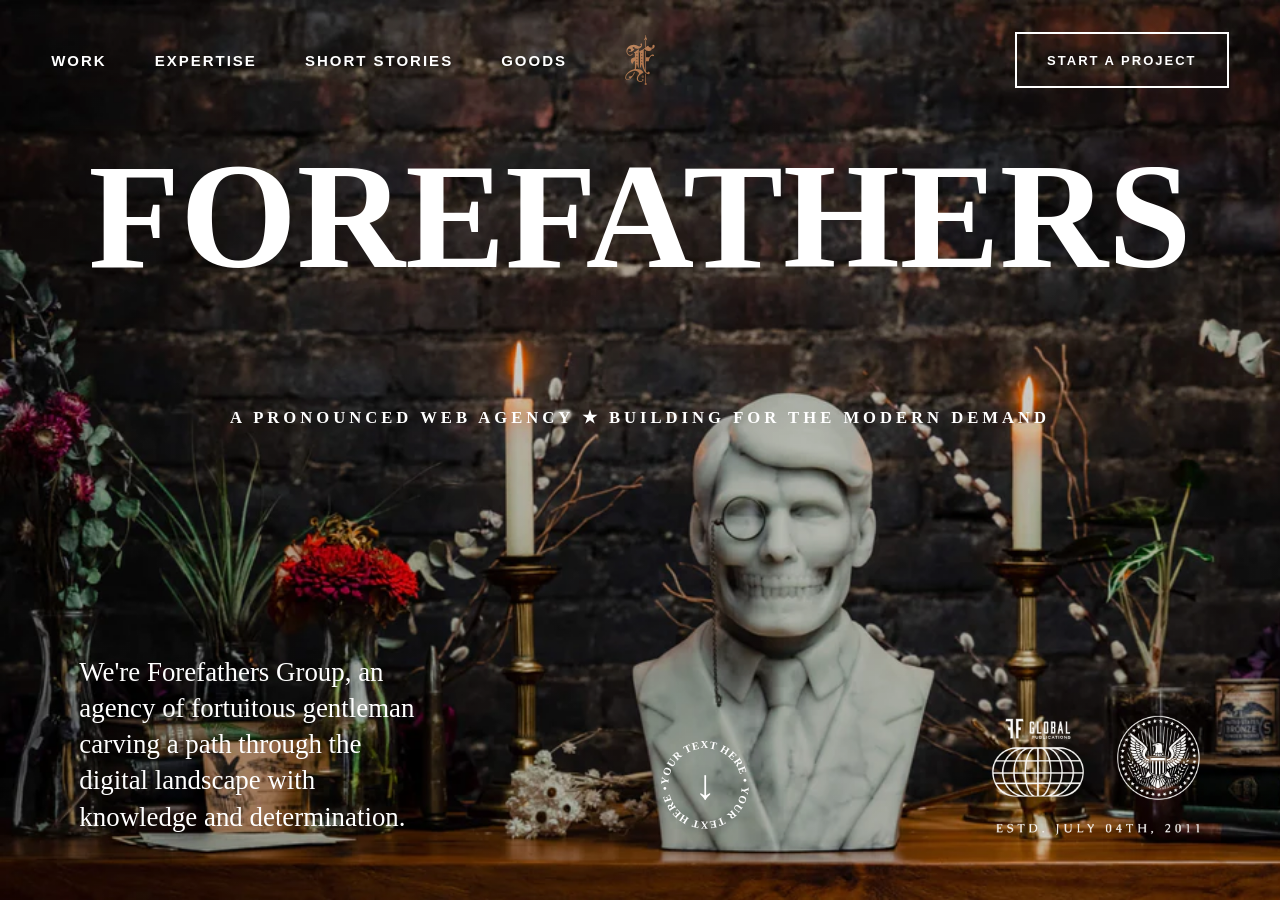
<file: lab_6/lab6.html>
<head>
    <link rel="stylesheet" href="lab6.css">
</head>
<body>
    <div class="container">
        <div class="space">
            <nav class="work">
                <div>Work</div>
                <div>Expertise</div>
                <div>Short Stories</div>
                <div>Goods</div>
                <div class="hireus">Hire us</div>
                <img src="images/logo.svg" alt="logo" class="logo">
            </nav>
            <button type="button" class="morebutton">
                Start a project
            </button>
        </div>
        <div>
            <h1 class="gianttext">Forefathers</h1>
            <div class="work1">A pronounced web agency ★ Building for the modern demand</div>
        </div>
        <div class="downthing">
            <div class="description">
                We're Forefathers Group,
                an agency of fortuitous
                gentleman carving a path
                through the digital
                landscape with knowledge
                and determination.
            </div>
            <div class="scroll-circle">
                <div class="circle-text">
                        <svg viewBox="0 0 150 150">
                            <defs>
                            <path
                                id="circle"
                                d="M 75,75
                                m -55,0
                                a 55,55 0 1,1 110,0
                                a 55,55 0 1,1 -110,0"
                            />
                            </defs>
                            <text>
                            <textPath href="#circle"
                                textLength="345"
                                lengthAdjust="spacing">
                                YOUR TEXT HERE • YOUR TEXT HERE •
                            </textPath>
                            </text>
                        </svg>
                    <div class="arrow">↓</div>
                    </div>
            </div>
            <img src="images/home-hero-emblems.png" alt="Awards and emblems">
        </div>
    </div>
</body>
</file>
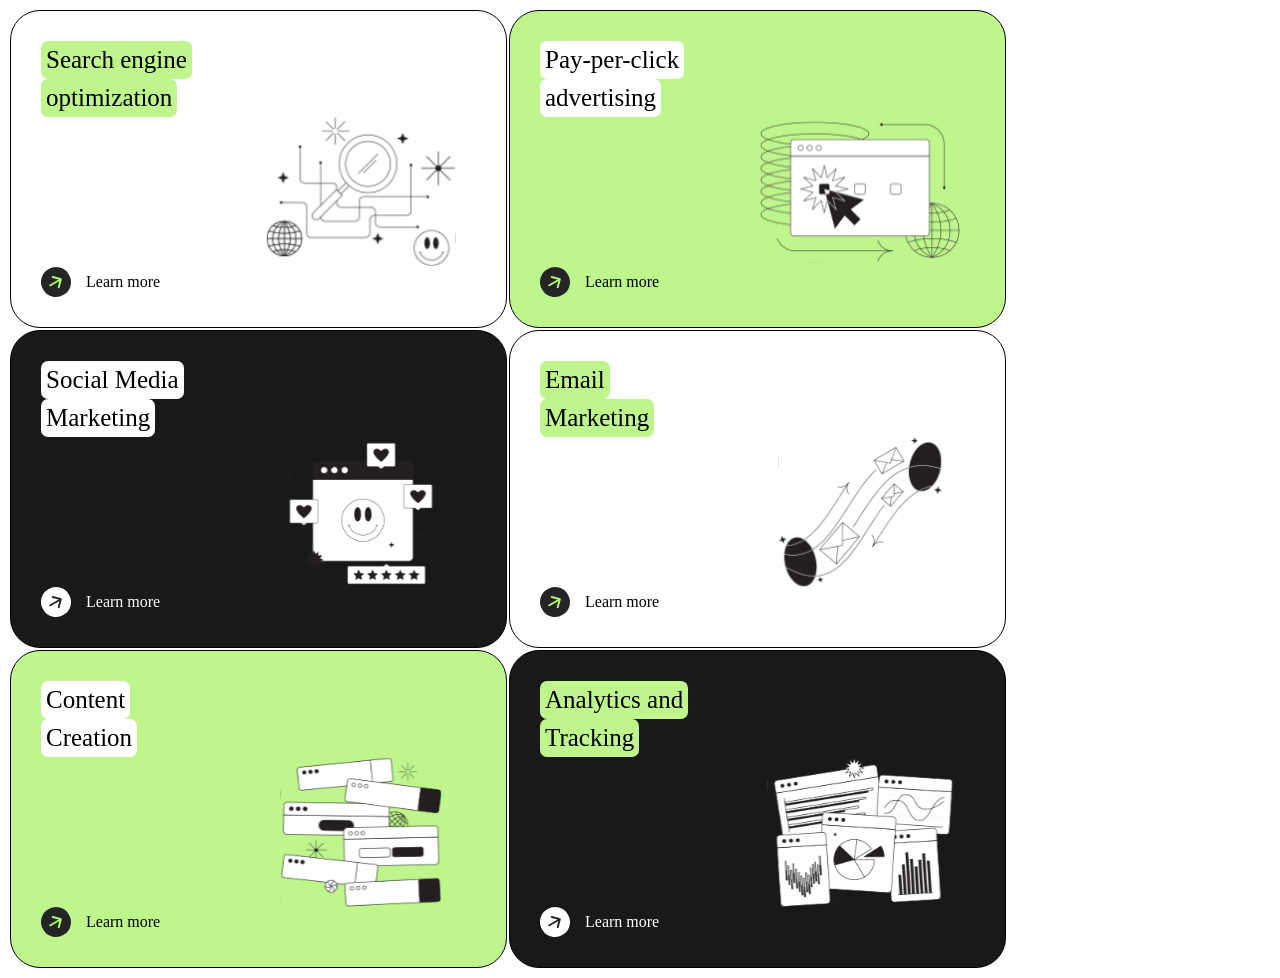
<file: learn_more/practice1.html>
<html>

<head>
    <link rel="stylesheet" href="./practice1.css"/>
</head>
<body>
    <div>
        <table>
            <tr>
                <td>
                    <div class="firstblock">
                        <div>
                            <div class="green">Search engine</div>
                            <div class="green">optimization</div>
                        </div>

                        <img src="./images/img_1.svg" alt="xz">

                        <div class="displaycenter">
                            <svg class="rotatecircle" width="30" height="30" viewBox="0 0 16 16" fill="none" xmlns="http://www.w3.org/2000/svg">
                                <circle cx="8" cy="8" r="8" fill="#252525"/>
                                <path d="M7.64645 11.3536C7.84171 11.5488 8.15829 11.5488 8.35355 11.3536L11.5355 8.17157C11.7308 7.97631 11.7308 7.65973 11.5355 7.46447C11.3403 7.2692 11.0237 7.2692 10.8284 7.46447L8 10.2929L5.17157 7.46447C4.97631 7.2692 4.65973 7.2692 4.46447 7.46447C4.2692 7.65973 4.2692 7.97631 4.46447 8.17157L7.64645 11.3536ZM8 4L7.5 4L7.5 11L8 11L8.5 11L8.5 4L8 4Z" fill="#B0FF6B"/>
                            </svg>
                            <div class="between">Learn more</div>
                        </div>
                    </div>
                </td>
                <td class="twoblock">
                    <div>
                        <div>
                            <div class="white">Pay-per-click</div>
                            <div class="white">advertising</div>
                        </div>

                        <img src="./images/img_3.svg" alt="xz">

                        <div class="displaycenter">
                            <svg class="rotatecircle" width="30" height="30" viewBox="0 0 16 16" fill="none" xmlns="http://www.w3.org/2000/svg">
                                <circle cx="8" cy="8" r="8" fill="#252525"/>
                                <path d="M7.64645 11.3536C7.84171 11.5488 8.15829 11.5488 8.35355 11.3536L11.5355 8.17157C11.7308 7.97631 11.7308 7.65973 11.5355 7.46447C11.3403 7.2692 11.0237 7.2692 10.8284 7.46447L8 10.2929L5.17157 7.46447C4.97631 7.2692 4.65973 7.2692 4.46447 7.46447C4.2692 7.65973 4.2692 7.97631 4.46447 8.17157L7.64645 11.3536ZM8 4L7.5 4L7.5 11L8 11L8.5 11L8.5 4L8 4Z" fill="#B0FF6B"/>
                            </svg>
                            <div class="between">Learn more</div>
                        </div>
                    </div>
                </td>
                
            </tr>
            <tr>
                <td class="threeblock">
                    <div>
                        <div>
                            <div class="white">Social Media</div>
                            <div class="white">Marketing</div>
                        </div>

                        <img src="./images/img_2.svg" alt="xz">

                        <div class="displaycenter">
                            <svg class="rotatecircle" width="30" height="30" viewBox="0 0 16 16" fill="none" xmlns="http://www.w3.org/2000/svg">
                                <circle cx="8" cy="8" r="8" fill="white"/>
                                <path d="M7.64645 11.3536C7.84171 11.5488 8.15829 11.5488 8.35355 11.3536L11.5355 8.17157C11.7308 7.97631 11.7308 7.65973 11.5355 7.46447C11.3403 7.2692 11.0237 7.2692 10.8284 7.46447L8 10.2929L5.17157 7.46447C4.97631 7.2692 4.65973 7.2692 4.46447 7.46447C4.2692 7.65973 4.2692 7.97631 4.46447 8.17157L7.64645 11.3536ZM8 4L7.5 4L7.5 11L8 11L8.5 11L8.5 4L8 4Z" fill="#252525"/>
                            </svg>
                            <div class="whitetext">Learn more</div>
                        </div>
                    </div>
                </td>
                <td>
                    <div class="firstblock">
                        <div>
                            <div class="green">Email</div>
                            <div class="green">Marketing</div>
                        </div>

                        <img src="./images/img_4.svg" alt="xz">

                        <div class="displaycenter">
                            <svg class="rotatecircle" width="30" height="30" viewBox="0 0 16 16" fill="none" xmlns="http://www.w3.org/2000/svg">
                                <circle cx="8" cy="8" r="8" fill="#252525"/>
                                <path d="M7.64645 11.3536C7.84171 11.5488 8.15829 11.5488 8.35355 11.3536L11.5355 8.17157C11.7308 7.97631 11.7308 7.65973 11.5355 7.46447C11.3403 7.2692 11.0237 7.2692 10.8284 7.46447L8 10.2929L5.17157 7.46447C4.97631 7.2692 4.65973 7.2692 4.46447 7.46447C4.2692 7.65973 4.2692 7.97631 4.46447 8.17157L7.64645 11.3536ZM8 4L7.5 4L7.5 11L8 11L8.5 11L8.5 4L8 4Z" fill="#B0FF6B"/>
                            </svg>
                            <div class="between">Learn more</div>
                        </div>
                    </div>
                </td>
            </tr>
            <tr>
                <td class="twoblock">
                    <div>
                        <div>
                            <div class="white">Content</div>
                            <div class="white">Creation</div>
                        </div>

                        <img src="./images/img_5.svg" alt="xz">

                        <div class="displaycenter">
                            <svg class="rotatecircle" width="30" height="30" viewBox="0 0 16 16" fill="none" xmlns="http://www.w3.org/2000/svg">
                                <circle cx="8" cy="8" r="8" fill="#252525"/>
                                <path d="M7.64645 11.3536C7.84171 11.5488 8.15829 11.5488 8.35355 11.3536L11.5355 8.17157C11.7308 7.97631 11.7308 7.65973 11.5355 7.46447C11.3403 7.2692 11.0237 7.2692 10.8284 7.46447L8 10.2929L5.17157 7.46447C4.97631 7.2692 4.65973 7.2692 4.46447 7.46447C4.2692 7.65973 4.2692 7.97631 4.46447 8.17157L7.64645 11.3536ZM8 4L7.5 4L7.5 11L8 11L8.5 11L8.5 4L8 4Z" fill="#B0FF6B"/>
                            </svg>
                            <div class="between">Learn more</div>
                        </div>
                    </div>
                </td>
                <td class="threeblock">
                    <div>
                        <div>
                            <div class="green">Analytics and</div>
                            <div class="green">Tracking</div>
                        </div>

                        <img src="./images/img_6.svg" alt="xz">

                        <div class="displaycenter">
                            <svg class="rotatecircle" width="30" height="30" viewBox="0 0 16 16" fill="none" xmlns="http://www.w3.org/2000/svg">
                                <circle cx="8" cy="8" r="8" fill="white"/>
                                <path d="M7.64645 11.3536C7.84171 11.5488 8.15829 11.5488 8.35355 11.3536L11.5355 8.17157C11.7308 7.97631 11.7308 7.65973 11.5355 7.46447C11.3403 7.2692 11.0237 7.2692 10.8284 7.46447L8 10.2929L5.17157 7.46447C4.97631 7.2692 4.65973 7.2692 4.46447 7.46447C4.2692 7.65973 4.2692 7.97631 4.46447 8.17157L7.64645 11.3536ZM8 4L7.5 4L7.5 11L8 11L8.5 11L8.5 4L8 4Z" fill="#252525"/>
                            </svg>
                            <div class="whitetext">Learn more</div>
                        </div>
                    </div>
                </td>
            </tr>
        </table>
    </div>
</body>
</html>
</file>
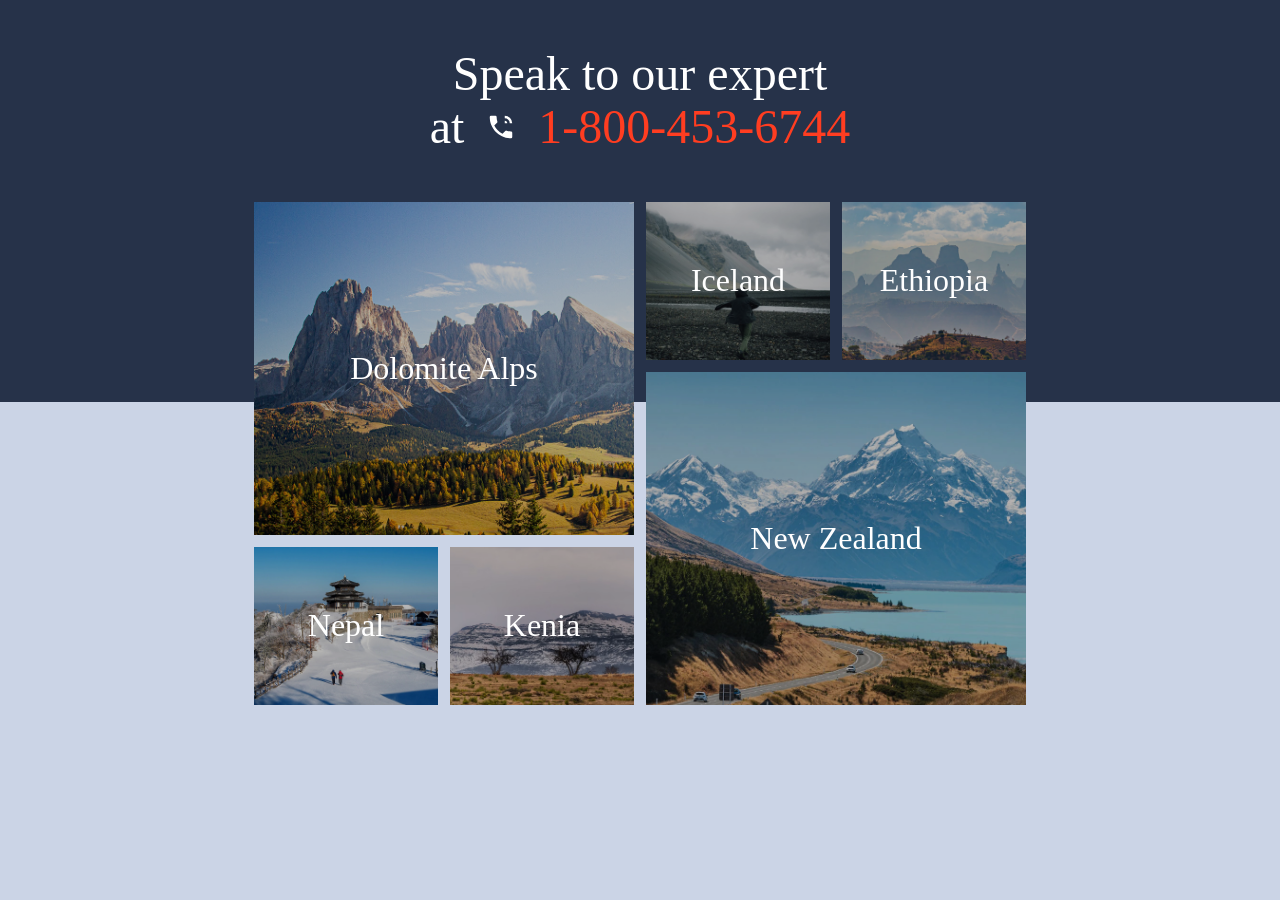
<file: lab_4/Flex1/lab4_1.html>
<head>
    <link rel="stylesheet" href="lab4_1.css">
</head>
<body>
    <main class="travel">
        <header class="travel-header">
            <h1>
                Speak to our expert
                <span class="contact">
                    <span>at</span>
                        <svg
                            class="phone-icon"
                            viewBox="0 0 24 24"
                            fill="currentColor"
                            aria-hidden="true"
                        >
                            <path d="M6.62 10.79a15.05 15.05 0 0 0 6.59 6.59l2.2-2.2a1 1 0 0 1 1.02-.24c1.12.37 2.33.57 3.57.57a1 1 0 0 1 1 1V20a1 1 0 0 1-1 1C10.61 21 3 13.39 3 4a1 1 0 0 1 1-1h3.5a1 1 0 0 1 1 1c0 1.25.2 2.45.57 3.57a1 1 0 0 1-.25 1.02l-2.2 2.2ZM15 3v2a4 4 0 0 1 4 4h2a6 6 0 0 0-6-6Zm0 4v2h2a2 2 0 0 0-2-2Z"/>
                        </svg>
                        <div>1-800-453-6744</div>
                </span>
            </h1>
        </header>
        <section class="destinations" aria-label="Travel destinations">
            <div class="destination-column">
                <a class="card card-large" href="#">
                    <img src="screenshot_2_images/bnbn.jpg" alt="Alps">
                    <h2>Dolomite Alps</h2>
                </a>
                <div class="destination-row">
                    <a class="card card-small" href="#">
                        <img src="screenshot_2_images/tt.jpg" alt="Nepal">
                        <h2>Nepal</h2>
                    </a>
                    <a class="card card-small" href="#">
                        <img src="screenshot_2_images/jhjhjh.jpg" alt="Kenya">
                        <h2>Kenia</h2>
                    </a>
                </div>
            </div>
            <div class="destination-column">
                <div class="destination-row">
                    <a class="card card-small" href="#">
                        <img src="screenshot_2_images/jkkjjk.jpg" alt="Iceland">
                        <h2>Iceland</h2>
                    </a>

                    <a class="card card-small" href="#">
                        <img src="screenshot_2_images/rtrt.jpg" alt="Ethiopia">
                        <h2>Ethiopia</h2>
                    </a>
                </div>
                <a class="card card-large" href="#">
                    <img src="screenshot_2_images/nbn.jpg" alt="New Zealand">
                    <h2>New Zealand</h2>
                </a>
            </div>
        </section>
    </main>
</body>
</html>
</file>
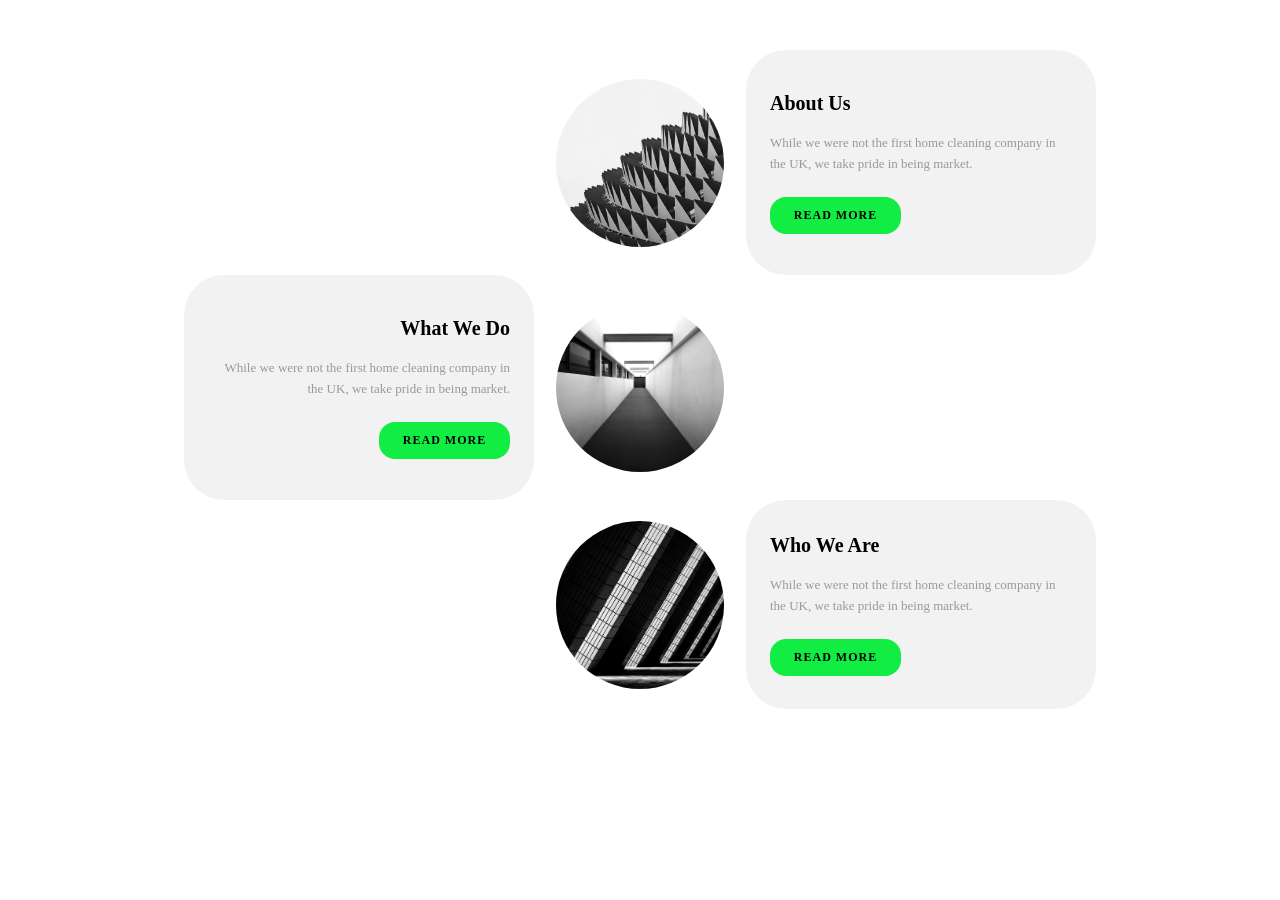
<file: lab_4/Flex2/lab4_2.html>
<html>
    <head>
        <link rel="stylesheet" href="lab4_2.css">
    </head>
    <body>
        <main class="about">
            <img class="about-image image-first" src="screenshot_3_images/pexels-photo-3914752.jpg" alt="xz">
            <section class="card card-first">
                <h2>About Us</h2>
                <p>
                    While we were not the first home cleaning
                    company in the UK, we take pride in being
                    market.
                </p>
                <a class="button" href="#">READ MORE</a>
            </section>
            <section class="card card-second">
                <h2>What We Do</h2>
                <p>
                    While we were not the first home cleaning
                    company in the UK, we take pride in being
                    market.
                </p>
                <a class="button" href="#">READ MORE</a>
            </section>
            <img class="about-image image-second" src="screenshot_3_images/pexels-mohamed-abdelsadig-3196486.jpg" alt="xz">
            <img class="about-image image-third" src="screenshot_3_images/pexels-harry-shum-12694483.jpg" alt="xz">
            <section class="card card-third">
                <h2>Who We Are</h2>
                <p>
                    While we were not the first home cleaning
                    company in the UK, we take pride in being
                    market.
                </p>
                <a class="button" href="#">READ MORE</a>
            </section>
        </main>
    </body>
</html>
</file>
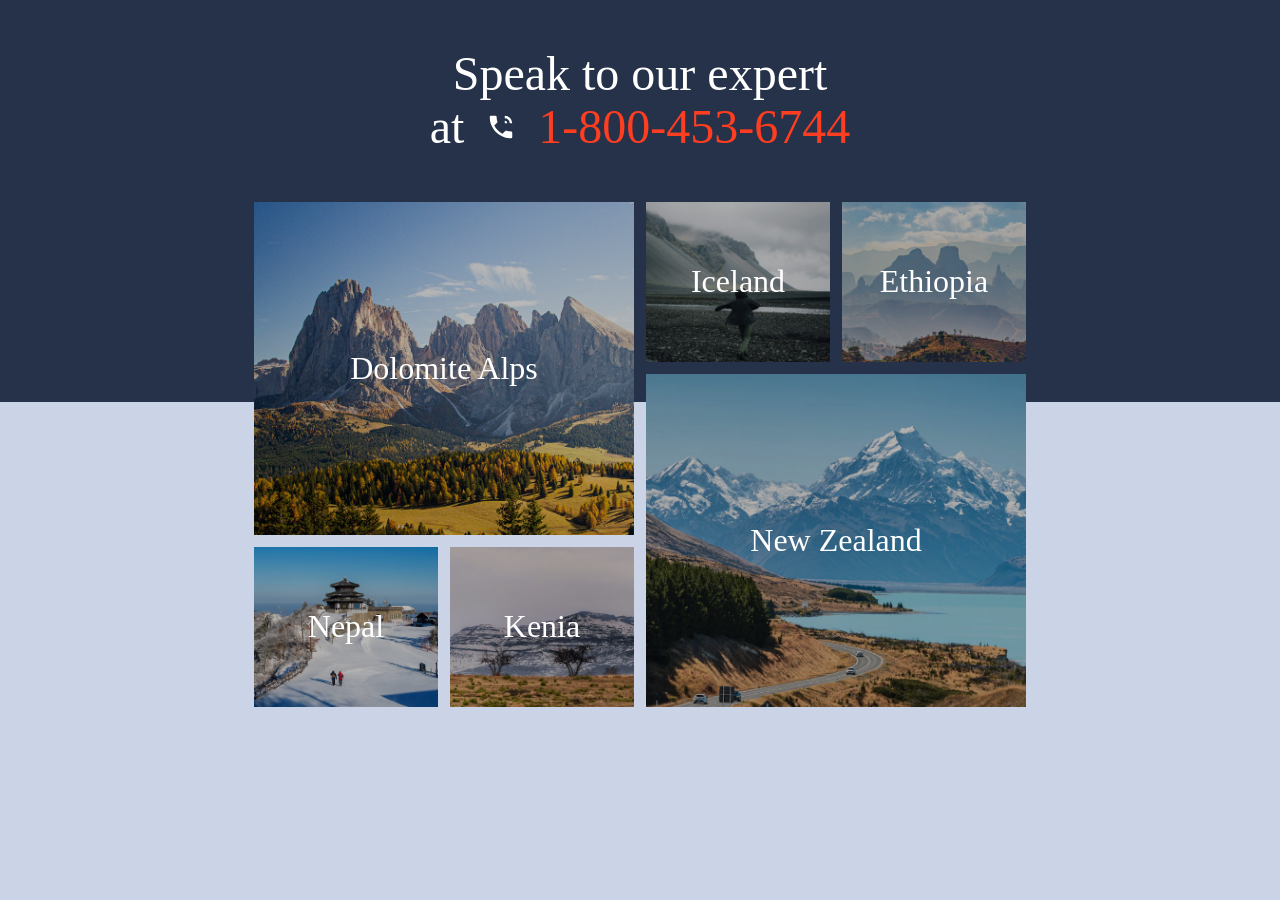
<file: lab_4/Grid1/lab4_1.html>
<head>
    <link rel="stylesheet" href="lab4_1.css">
</head>
<body>
    <main class="travel">
        <header class="travelhead">
            <h1>
                Speak to our expert
                <span class="contact">
                    <span>at</span>
                        <svg
                            class="phone"
                            viewBox="0 0 24 24"
                            fill="currentColor"
                            aria-hidden="true">
                            <path d="M6.62 10.79a15.05 15.05 0 0 0 6.59 6.59l2.2-2.2a1 1 0 0 1 1.02-.24c1.12.37 2.33.57 3.57.57a1 1 0 0 1 1 1V20a1 1 0 0 1-1 1C10.61 21 3 13.39 3 4a1 1 0 0 1 1-1h3.5a1 1 0 0 1 1 1c0 1.25.2 2.45.57 3.57a1 1 0 0 1-.25 1.02l-2.2 2.2ZM15 3v2a4 4 0 0 1 4 4h2a6 6 0 0 0-6-6Zm0 4v2h2a2 2 0 0 0-2-2Z"/>
                        </svg>
                        <div>1-800-453-6744</div>
                </span>
            </h1>
        </header>
        <section class="destinations" aria-label="Travel destinations">
            <div class="destinationcolumn">
                <a class="card cardlarge" href="#">
                    <img src="screenshot_2_images/bnbn.jpg" alt="Alps">
                    <h2>Dolomite Alps</h2>
                </a>
                <div class="destinationrow">
                    <a class="card cardsmall" href="#">
                        <img src="screenshot_2_images/tt.jpg" alt="Nepal">
                        <h2>Nepal</h2>
                    </a>
                    <a class="card cardsmall" href="#">
                        <img src="screenshot_2_images/jhjhjh.jpg" alt="Kenya">
                        <h2>Kenia</h2>
                    </a>
                </div>
            </div>
            <div class="destinationcolumn">
                <div class="destinationrow">
                    <a class="card card-small" href="#">
                        <img src="screenshot_2_images/jkkjjk.jpg" alt="Iceland">
                        <h2>Iceland</h2>
                    </a>

                    <a class="card cardsmall" href="#">
                        <img src="screenshot_2_images/rtrt.jpg" alt="Ethiopia">
                        <h2>Ethiopia</h2>
                    </a>
                </div>
                <a class="card cardlarge" href="#">
                    <img src="screenshot_2_images/nbn.jpg" alt="New Zealand">
                    <h2>New Zealand</h2>
                </a>
            </div>
        </section>
    </main>
</body>
</html>
</file>
<file: Hydrogen/hydrogen.css>
body {
    background-color: #ffbebe;
    width: 1450;
}
table {
    width: 1450;
    table-layout: auto;
    border-collapse: collapse;
}
td {
    width: 110px;
    height: 110px;
}
.chemical-element {
    width: 110px;
    height: 110px;
    padding: 5px;
    box-sizing: border-box;
    background-color: #505050;
    font-size: 10px;
    color: whitesmoke;
    font-family: Roboto
}
.background-He {
    background-color: rgb(25, 42, 196);
}
.background-Li {
    background-color: rgb(255, 123, 0);
}
.background-Be {
    background-color: rgb(255, 32, 32);
}
.background-Bor {
    background-color: rgb(152, 184, 79);
}
.background-Carb {
    background-color: rgb(156, 156, 156);
}
.background-Fluor {
    background-color: rgb(94, 183, 255);
}
.background-Alum {
    background-color: rgb(0, 100, 35);
}
.background-Sc {
    background-color: rgb(125, 18, 231);
}
.background-Nh {
    background-color: rgb(38, 164, 148);
}
.background-La {
    background-color: rgb(162, 97, 56);
}
.background-Ac {
    background-color: rgb(255, 125, 196);
}

.chemical-element > div:first-child {
    font-size: 15px;
    text-align: left;
}
.chemical-element > div:last-child {
    font-size: 15px;
    height: 30px;
    padding-top: 10px;
    text-transform: capitalize;
    text-align: center;
}
.chemical-element > div:nth-child(2) {
    font-size: 50px;
    height: 50px;
    text-align: center;
}
.run-number {
    color: white;
    font-size: 70px;
}
</file>
<file: lab_2/landing.css>
.header {
    width: auto;
    height: 50px;
    background-color: grey;
}
.textheader {
    padding-top: 20px;
    padding-left: 100px;
    display: flex;
    gap: 15px;
}
.textheader1 {
    color: rgb(170, 15, 170);
}
.block1 {
    display: flex;
    justify-content: center;
    height: 800px;
    width: auto;
    padding: 40px;
}
.block11 {
    height: 800px;
    width: 1200px;
    overflow: hidden;
    background-image: url("images/la.jpeg");
    background-size: cover;
    background-position: center;
    border-radius: 50px;
}
.block1text {
    color: white;
    font-size: 70px;
    padding-left: 50px;
    padding-top: 300px
    
}
.block1textsmall {
    color: white;
    font-size: 15px;
    padding-left: 50px;
    padding-top: 30px
}
.email-form {
    margin-top: 30px;
    margin-left: 50px;
    display: flex;
    align-items: center;
    gap: 6px;
    width: 350px;
    padding: 13px;
    background: #f5f5f5;
    border-radius: 15px;
  }
.email-form input {
    flex: 1;
    height: 30px;
    padding: 0 12px;
    border: none;
    border-radius: 20px;
    background: white;
    font-size: 11px;
  }
.email-form button {
    height: 30px;
    padding: 0 20px;
    border: none;
    border-radius: 20px;
    background: black;
    color: white;
    font-size: 10px;
    font-weight: bold;
    cursor: pointer;
  }
.email-form button:hover {
    background: #333;
  }
.block2 {
    min-height: 600px;
    width: auto;
    margin: 0;
    display: flex;
    justify-content: center;
    align-items: center;
    background-color: rgb(255, 237, 237);
    padding: 40px;
    box-sizing: border-box;
}
.property-grid {
    width: 900px;
    display: grid;
    grid-template-columns: repeat(3, 1fr);
    gap: 30px;
    padding: 20px;
    box-sizing: border-box;
}
.property-card {
    display: flex;
    flex-direction: column;
    align-items: center;
    justify-content: center;
    gap: 20px;
    text-align: center;
}
.property-card img {
    width: 150px;
    height: 150px;
    object-fit: cover;
    border-radius: 100px;
}
.property-card p {
    margin: 0;
}
.block3 {
    width: auto;
    margin: 0;
    display: flex;
    flex-direction: column;
    justify-content: center;
    align-items: center;
    margin-top: 40px; 
}
.block31 {
    height: 600px;
    width: 1200px;
    background-image: url("images/pexels-photo-325185.jpeg");
    background-size: cover;
    background-position: center;
    border-radius: 50px;
}
.block32 {
    height: 600px;
    width: 1200px;
    background-image: url("images/low-angle-shot-facade-white-modern-building-blue-clear-sky.jpg");
    background-size: cover;
    background-position: center;
    border-radius: 50px;
}
.block3text {
    margin-top: 50px;
    margin-left: 350px;
}
.gallery {
    padding: 100px;
    width: auto;
    height: auto;
}
.gallery1 {
    display: flex;
    flex-direction: column;
    justify-content: center;
    align-items: center;
}
.gallery img {
    width: 390px;
    height: 390px;
    object-fit: cover;
    padding: 5px;
}
.agent-section {
    width: auto;
    height: auto;
    display: flex;
    justify-content: center;
    align-items: center;
    padding: 40px;
}
.agent-block1 {
    width: 1200px;
    height: 600px;
    display: flex;
    gap: 20px;
}
.agent-block {
    width: 50%;
    min-width: 0;
    aspect-ratio: 1 / 1.12;
    border-radius: 13px;
    overflow: hidden;
    background-image: url("images/wooden-keychain-white.jpg");
    background-size: cover;
    background-position: center;
}
.agent-content {
    box-sizing: border-box;
    width: 50%;
    min-width: 0;
    aspect-ratio: 1 / 1.12;
    padding: 20px 30px;
    border-radius: 13px;
    background-color: #f0efff;
    display: flex;
    flex-direction: column;
    justify-content: center;
}
.agent-content h2 {
    margin: 0 0 10px;
    color: #111;
    font-size: 30px;
    line-height: 1.15;
    font-weight: 700;
}
.agent-description {
    margin: 0 0 10px;
    font-size: 16px;
    line-height: 1.5;
    color: #666;
}
.agent-content ul {
    margin: 0;
}
.agent-content li {
    margin-bottom: 9px;
    font-size: 16px;
    line-height: 1.2;
    font-weight: 600;
    color: #111;
}
.agent-credit {
    margin: 0 0;
    font-size: 16px;
    color: #777;
}
.dream-house {
    width: auto;
    height: 200px;
    display: flex;
    justify-content: center;
    align-items: center;
    padding-right: 600px;
    background-color: rgb(255, 237, 237);
}
.form-group {
    display: flex;
    flex-direction: row;
    gap: 10px;
    justify-content: center;
    align-items: center;
}
.email-form1 {
    margin-top: 20px;
    display: flex;
    align-items: center;
    gap: 6px;
    width: auto;
    padding: 13px;
}
.email-form1 input {
    flex: 1;
    height: 30px;
    padding: 0 12px;
    border: none;
    border-radius: 20px;
    background: white;
    font-size: 11px;
}
.email-form1 button {
    height: 30px;
    padding: 0 20px;
    border: none;
    border-radius: 20px;
    background: black;
    color: white;
    font-size: 10px;
    font-weight: bold;
    cursor: pointer;
}
.email-form1 button:hover {
    background: #333;
}
.footer {
    width: auto;
    height: 150px;
    background-color: rgb(83, 83, 83);
    display: flex;
    justify-content: center;
    align-items: center;
    color: white;
}
</file>
<file: lab_3/lab3.css>
body {
    margin: 0;
    background: var(--blue);
    font-family: Arial,Helvetica,sans-serif;
    color: white;
}
.div12 {
    width: 700px;
    height: 900px;
    margin: 0 auto;
    position: relative;
    display: flex;
    justify-content: center;
    align-items: center;
}

.div1 {
    width: 700px;
    height: 700px;
    background-image: url("images/bbvv.jpg");
    background-size: cover;
    background-position: center;
    border-radius: 100%;
    position: absolute;
    top: 0;
    left: 0;
    z-index: 0;
}

.idkblock1 {
    width: 675px;
    position: absolute;
    top: 365px;
    left: 285px;
    transform: none;
    z-index: 1;
}

.textblock1 {
    width: 100%;
    height: auto;
    font-size: 54px;
    color: white;
    background: var(--blue);
    padding: 28px;
    box-sizing: border-box;
    border-radius: 0;
}

.textblock {
    width: 100%;
    height: auto;
    display: grid;
    grid-template-columns: repeat(3, 1fr);
    gap: 22px;
    padding-top: 15px;
    box-sizing: border-box;
}

.block1 {
    width: 100%;
    height: 170px;
    gap: 18px;
    display: flex;
    flex-direction: column;
    justify-content: center;
    align-items: center;
    background-color: white;
    border-radius: 15px;
}
.image1 {
    width: 80px;
    height: 80px;
    display: flex;
    justify-content: center;
    align-items: center;
    background: var(--yellow);
    border-radius: 100%;
}
.image12 {
    width: 50px;
    height: 50px;
    background-image: url("images/maths.png");
    background-size: cover;
    background-position: center;
}
.image13 {
    width: 50px;
    height: 50px;
    background-image: url("images/atom.png");
    background-size: cover;
    background-position: center;
}
.image14 {
    width: 50px;
    height: 50px;
    background-image: url("images/medicine.png");
    background-size: cover;
    background-position: center;
}
.image15 {
    width: 50px;
    height: 50px;
    background-image: url("images/english-language.png");
    background-size: cover;
    background-position: center;
}
.image16 {
    width: 50px;
    height: 50px;
    background-image: url("images/technology.png");
    background-size: cover;
    background-position: center;
}
.image17 {
    width: 50px;
    height: 50px;
    background-image: url("images/smart-watch.png");
    background-size: cover;
    background-position: center;
}
.blocktext1 {
    font-size: 18px;
    color: var(--blue);
}
.block2 {
    width: auto;
    height:auto;
}
.blocktext2 {
    width: auto;
    font-size: 16px;
    color: white;
    display: flex;
    justify-content: center;
    align-items: center;
    text-align: center;
    flex-direction: column;
    padding-top: 80px;
    line-height: 1.5;
}
.cards {
    width: auto;
    display: flex;
    justify-content: center;
    align-items: stretch;
    gap: 20px;
    padding-top: 50px;
}
.card {
    width: calc((100% - 40px)/3);
    background-color: white;
    border-radius: 16px;
    padding: 16px;
    flex-direction: column;
    align-items: center;
    text-align: center;
    box-shadow: 0 3px 8px rgba(0, 0, 0, 0.15);
    color: #222;
}
.card img {
    width: 100%;
    height: 290px;
    object-fit: cover;
    border-radius: 8px;
}
.block3 {
    width: min(100% - 40px,960px);
    height: auto;
    margin: 0 auto;
    position: relative;
    justify-content: center;
    align-items: center;
    padding-bottom: 70px;
    isolation: isolate;
}
.miniblock3 {
    width: auto;
    height: 215px;
    display: flex;
    flex-direction: column;
    margin: 0;
    background-color: white;
    border-radius: 15px;
    padding: 20px;
    color: #777;
    gap: 12px;
    box-shadow: 0 5px 12px #0002;
}
.blocktext3 {
    font-size: 18px;
    color: var(--blue);
}
.miniblock3 div {
    width: auto;
}
.blocktext31 {
    opacity: 1;
    font-size: 14px;
    line-height: 1.6;
}
.arrow {
    align-items: center;
    text-align: right;
    color: var(--blue);
    font-size: 28px;
    margin-top: auto;
}
.block3 section {
    background-color: yellow;
    width: auto;
    height: 200px;
}
:root {
    --blue: #484cde;
    --yellow: #ffb800;
}
* {
    box-sizing: border-box;
}
html {
    scroll-behavior: smooth;
}
h1,h2,h3,p {
    margin-top: 0;
}
h1 {
    font-size: 36px;
}
h2 {
    font-size: 32px;
}
a {
    color: inherit;
}
.section-wrap {
    width: min(100% - 40px,960px);
    margin: 0 auto;
}
.block2,.block3 {
    width: min(100% - 40px,960px);
    margin: auto;
}
.blocktext2 h1 {
    line-height: 1.1;
    max-width: 780px;
}
.card h3 {
    font-size: 20px;
    margin: 24px 0 16px;
}
.card p {
    font-size: 14px;
    line-height: 1.6;
    font-style: italic;
    color: #777;
}
.card h5 {
    text-decoration: underline;
    letter-spacing: 2px;
    font-weight: 400;
}
.block3:before {
    content: "";
    position: absolute;
    top: 375px;
    bottom: 145px;
    left: calc((960px - 100vw)/2);
    width: 100vw;
    background: var(--yellow);
    z-index: -1;
}
.block3 .textblock {
    padding-top: 45px;
}
.blocktext3 h5 {
    margin: 0;
    font-size: 16px;
}
.blocktext3,.arrow {
    color: var(--blue);
}
.block4 {
    display: grid;
    grid-template-columns: 1fr 1fr;
    gap: 65px;
    padding-top: 100px;
    padding-bottom: 170px;
    align-items: center;
}
.statistics {
    display: grid;
    grid-template-columns: 1fr 1fr;
    gap: 75px 35px;
    text-align: center;
}
.statistics strong {
    display: block;
    font-size: 62px;
}
.statistics span {
    display: block;
    font-size: 14px;
    margin-top: 20px;
}
.courses-text h2 {
    font-size: 30px;
    font-weight: 400;
}
.courses-text p {
    font-size: 13px;
    margin: 25px 0 35px;
}
.yellow-button {
    display: inline-block;
    padding: 18px 42px;
    border-radius: 35px;
    background: var(--yellow);
    color: var(--blue);
    font-size: 12px;
    text-decoration: none;
    letter-spacing: 1px;
}
.block5 {
    background: linear-gradient(to bottom,var(--blue) 53%,white 53%);
    color: #222;
}
.mission-layout {
    position: relative;
    min-height: 860px;
}
.mission-photo {
    display: block;
    width: 740px;
    height: 740px;
    object-fit: cover;
    border-radius: 50%;
    margin-left: auto;
}
.mission-card {
    position: absolute;
    left: 0;
    top: 340px;
    width: 460px;
    background: white;
    padding: 40px;
    border-radius: 18px;
}
.mission-card p {
    font-size: 18px;
    line-height: 1.8;
}
.credit {
    font-size: 11px!important;
    font-style: italic;
    text-align: center;
    margin: 24px 0;
}
.mission-card .credit {
    text-align: left;
}
.block6 {
    background: white;
    color: #555;
    padding-top: 70px;
    padding-bottom: 60px;
    width: 100%;
    padding-left: max(20px,calc((100% - 960px)/2));
    padding-right: max(20px,calc((100% - 960px)/2));
}
.block6:before {
    content: "";
    position: absolute;
    left: 0;
    right: 0;
    z-index: -1;
    background: white;
}
.person {
    display: grid;
    grid-template-columns: 1fr 170px 1fr;
    gap: 45px;
    align-items: center;
    margin-bottom: 25px;
}
.person-copy {
    text-align: right;
    font-size: 13px;
    line-height: 1.7;
}
.person-copy h3 {
    font-size: 15px;
    color: var(--blue);
    font-weight: 400;
}
.person img {
    width: 170px;
    height: 170px;
    border: 5px solid var(--yellow);
    border-radius: 50%;
    object-fit: cover;
    object-position: center;
}
.social {
    font-size: 55px;
    color: var(--blue);
    text-decoration: none;
    justify-self: start;
}
.reverse .person-copy {
    grid-column: 3;
    grid-row: 1;
    text-align: left;
}
.reverse img {
    grid-column: 2;
    grid-row: 1;
}
.reverse .social {
    grid-column: 1;
    grid-row: 1;
    justify-self: end;
}
.block7 {
    padding: 40px 0 45px;
}
.testimonial {
    text-align: center;
}
.quote-mark {
    font-size: 100px;
    color: var(--yellow);
    line-height: 1;
    margin-bottom: 140px;
}
.quote-card {
    position: relative;
    background: white;
    border-radius: 15px;
    padding: 155px 55px 45px;
    margin: 0 35px;
    color: #5753ff;
}
.quote-card img {
    position: absolute;
    width: 240px;
    height: 240px;
    object-fit: cover;
    border-radius: 50%;
    top: -120px;
    left: 50%;
    transform: translateX(-50%);
}
.quote-card blockquote {
    font-size: 30px;
    font-weight: bold;
    margin: 20px 0 0;
}
.quote-author {
    font-size: 15px;
    margin-top: 45px;
}
.block8 {
    background: white;
    color: #222;
    padding: 50px 0 25px;
}
.contact-layout {
    display: grid;
    grid-template-columns: 1.15fr 1fr;
    gap: 40px;
}
.contact-photo {
    width: 100%;
    height: 520px;
    object-fit: cover;
}
.contact-form {
    padding: 20px 0;
}
.contact-form h2 {
    text-align: center;
    font-size: 36px;
}
.contact-form label {
    display: block;
    font-size: 13px;
    color: #666;
    margin: 14px 0;
}
.contact-form input:not([type=checkbox]),.contact-form textarea {
    display: block;
    width: 100%;
    padding: 14px 10px;
    border: 0;
    border-bottom: 1px solid #ccc;
    font: inherit;
    resize: vertical;
}
.contact-form .terms {
    font-size: 12px;
}
.contact-form button {
    width: 100%;
    border: 0;
    border-radius: 15px;
    background: var(--blue);
    color: white;
    padding: 20px;
    cursor: pointer;
}
.form-status {
    font-size: 13px;
    line-height: 1.5;
}
.contact-cards {
    display: grid;
    grid-template-columns: repeat(3,1fr);
    gap: 18px;
    margin-top: 35px;
}
.contact-cards>div {
    background: var(--blue);
    color: white;
    border-radius: 17px;
    padding: 25px;
}
.contact-cards h3 {
    font-size: 16px;
}
.contact-cards p {
    font-size: 13px;
    line-height: 1.7;
    margin: 0;
}
footer {
    background: #333;
    text-align: center;
    padding: 45px 20px;
    color: white;
    font-size: 12px;
}
footer p+p {
    margin-top: 60px;
    font-size: 10px;
}
</file>
<file: lab_6/lab6.css>
* {
    box-sizing: border-box;
}

body {
    margin: 0;
    min-height: 100vh;
    background: linear-gradient(rgba(0,0,0,0.15), rgba(0,0,0,0.15)),
                url("images/FFTablet_1100x.progressive.webp");
    background-size: cover;
    color: white;
    font-family: Georgia, "Times New Roman", serif;
}

.container {
    min-height: 100vh;
    padding: 32px 4%;
    position: relative;
    overflow: hidden;
}

.space {
    display: flex;
    justify-content: space-between;
    align-items: center;
    gap: 30px;
}

.work {
    display: flex;
    align-items: center;
    gap: 48px;
    font: bold 15px Arial, sans-serif;
    letter-spacing: 2px;
    text-transform: uppercase;
}

.work .logo {
    width: 50px;
    height: 50px;
    object-fit: contain;
}

.hireus {
    display: none;
    font: bold 15px Arial, sans-serif;
    letter-spacing: 2px;
    text-transform: uppercase;
}

.morebutton {
    width: 214px;
    height: 56px;
    border: 2px solid white;
    background: transparent;
    color: white;
    font: bold 13px Arial, sans-serif;
    letter-spacing: 2px;
    text-transform: uppercase;
    cursor: pointer;
}

.morebutton:hover {
    background: white;
    color: black;
}

.gianttext {
    margin-top: 42px;
    text-align: center;
    font-size: 150px;
    font-weight: bold;
    text-transform: uppercase;
    white-space: nowrap;
}

.work1 {
    margin-top: 28px;
    text-align: center;
    font-size: clamp(11px, 1.3vw, 17px);
    font-weight: bold;
    letter-spacing: 4px;
    line-height: 1.8;
    text-transform: uppercase;
}

.star {
    padding: 0 8px;
}

.downthing {
    position: absolute;
    bottom: 65px;
    left: 6.2%;
    right: 6.2%;
    display: flex;
    justify-content: space-between;
    align-items: flex-end;
    gap: 30px;
}

.description {
    width: 340px;
    max-width: 38%;
    font-size: clamp(16px, 2.1vw, 27px);
    line-height: 1.35;
}

.downthing img {
    width: 210px;
    max-width: 30%;
    height: auto;
}

.scroll-circle {
    position: relative;
    width: 100px;
    height: 100px;
}

.circle-text {
    position: relative;
    width: 100px;
    height: 100px;
}

.circle-text svg {
    width: 100px;
    height: 100px;
    overflow: visible;
}

.circle-text text {
    fill: rgb(255, 255, 255);
    font-size: 16px;
    font-weight: bold;
    letter-spacing: 2px;
}

.arrow {
    position: absolute;
    top: 50%;
    left: 50%;
    transform: translate(-50%, -50%);
    font: 42px Arial, sans-serif;
    line-height: 1;
}

@media (max-width: 1200px) {

    .space {
        justify-content: flex-end;
        button {
            display: none;
        }
    }
    .hireus {
        display: flex;
        align-items: center;
        gap: 48px;
        font: bold 13px Arial, sans-serif;
        letter-spacing: 2px;
        text-transform: uppercase;
    }

    .work {
        font-size: 13px;
        img {
            display: none;
        }
    }

    .gianttext {
        display: none;
    }

    .work1 {
        margin-top: 50px;
    }

    .downthing {
        width: auto;
        flex-direction: column;
        align-items: center;
        gap: 150px;
    }

    .description {
        width: 600px;
        max-width: 100%;
        text-align: center;
}

    .scroll-circle {
        display: none;
    }

    .downthing img {
        width: 150px;
        max-width: 100%;
    }
}
</file>
<file: learn_more/practice1.css>
td {
    width: 400px;
    border: black 1px solid;
    border-radius: 30px;
    background-color: white;
    padding: 30px;
}
table {
    width: 1000px;
    height: 300px;
    table-layout: fixed;
    border-collapse: separate;

}
.firstblock {
    display: flex;
    flex-direction: column;
}
.twoblock {
    background-color: rgb(190, 245, 141);
}
.threeblock {
    background-color: rgb(25, 25, 25);
}

.green {
    background-color: rgb(190, 245, 141);
    width: fit-content;
    padding: 5px;
    border-radius: 7px;
    color: black;
    font-size: 25px;
}
.white {
    background-color: white;
    width: fit-content;
    padding: 5px;
    border-radius: 7px;
    color: black;
    font-size: 25px;
}
img {
    height: 150px;
    width: 200px;
    transform: translateX(100%);
    display: absolute;
    padding-left: 10px;
}
.rotatecircle {
    rotate: -120deg;
}
.displaycenter {
    display: flex;
    align-items: center;
}
.between { 
    padding-left: 15px;
}
.whitetext {
    padding-left: 15px;
    color: white;
}
</file>
<file: lab_4/Flex1/lab4_1.css>
* {
    box-sizing: border-box;
}

body {
    margin: 0;
    background: #cbd4e6;
    color: #ffffff;
}

.travel {
    min-height: 100vh;
    padding: 48px 24px 40px;
    background: linear-gradient(
        to bottom,
        #263249 0,
        #263249 402px,
        #cbd4e6 402px,
        #cbd4e6 100%
    );
}

.travel-header {
    display: flex;
    justify-content: center;
    margin-bottom: 48px;
}

.travel-header h1 {
    display: flex;
    flex-direction: column;
    align-items: center;
    margin: 0;
    font-size: 48px;
    font-weight: 400;
    line-height: 1.1;
    text-align: center;
}

.contact {
    display: flex;
    align-items: center;
    justify-content: center;
    gap: 22px;
}

.contact div {
    display: flex;
    align-items: center;
    gap: 12px;
    color: #ff3d21;
    text-decoration: none;
}

.phone-icon {
    width: 30px;
    height: 30px;
    flex-shrink: 0;
    color: #ffffff;
}

.destinations {
    display: flex;
    gap: 12px;
    max-width: 772px;
    margin: 0 auto;
}

.destination-column {
    display: flex;
    flex: 1;
    flex-direction: column;
    gap: 12px;
    min-width: 0;
}

.destination-row {
    display: flex;
    gap: 12px;
}

.card {
    display: flex;
    flex: 1;
    align-items: center;
    justify-content: center;
    min-width: 0;
    overflow: hidden;
    position: relative;
    color: #ffffff;
    text-decoration: none;
}

.card-large {
    min-height: 333px;
}

.card-small {
    min-height: 158px;
}

.card img {
    position: absolute;
    inset: 0;
    width: 100%;
    height: 100%;
    object-fit: cover;
}

.card::after {
    content: "";
    position: absolute;
    inset: 0;
    background: rgba(0, 0, 0, 0.28);
}

.card h2 {
    position: relative;
    z-index: 1;
    margin: 0;
    padding: 12px;
    font-size: 32px;
    font-weight: 500;
    line-height: 1.2;
    text-align: center;
}
</file>
<file: lab_4/Flex2/lab4_2.css>
* {
    box-sizing: border-box;
}

body {
    margin: 0;
    padding: 50px;
    background-color: #ffffff;
}

.about {
    display: grid;
    grid-template-columns: 350px 168px 350px;
    grid-template-rows: 225px 225px 209px;
    grid-template-areas:
        ".      img-1  card-1"
        "card-2 img-2  .     "
        ".      img-3  card-3";
    column-gap: 22px;
    align-items: center;
    width: 100%;
    max-width: 912px;
    margin: 0 auto;
}

.about-image {
    width: 168px;
    height: 168px;
    border-radius: 50%;
    object-fit: cover;
}

.image-first {
    grid-area: img-1;
}

.image-second {
    grid-area: img-2;
}

.image-third {
    grid-area: img-3;
}

.card {
    display: grid;
    align-content: center;
    justify-items: start;
    gap: 17px;
    height: 100%;
    padding: 24px;
    border-radius: 40px;
    background-color: #f2f2f2;
}

.card-first {
    grid-area: card-1;
}

.card-second {
    grid-area: card-2;
    justify-items: end;
    text-align: right;
}

.card-third {
    grid-area: card-3;
}

.card h2 {
    margin: 0;
    font-size: 20px;
    line-height: 1.2;
    font-weight: 700;
}

.card p {
    margin: 0;
    color: #999999;
    font-size: 13px;
    line-height: 21px;
}

.button {
    display: grid;
    place-items: center;
    min-width: 131px;
    min-height: 37px;
    margin-top: 6px;
    padding: 10px 20px;
    border-radius: 16px;
    background-color: #12ed43;
    color: #000000;
    font-size: 12px;
    font-weight: 700;
    letter-spacing: 1px;
    text-decoration: none;
}

.button:hover {
    background-color: #0bd337;
}
</file>
<file: lab_4/Grid1/lab4_1.css>
* {
    box-sizing: border-box;
}
 
body {
    margin: 0;
    background: #cbd4e6;
    color: #ffffff;
}
 
.travel {
    min-height: 100vh;
    padding: 48px 24px 40px;
    background: linear-gradient(
        to bottom,
        #263249 0,
        #263249 402px,
        #cbd4e6 402px,
        #cbd4e6 100%
    );
}
 
.travelhead {
    display: grid;
    justify-content: center;
    margin-bottom: 48px;
}
 
.travelhead h1 {
    display: grid;
    justify-items: center;
    margin: 0;
    font-size: 48px;
    font-weight: 400;
    line-height: 1.1;
    text-align: center;
}
 
.contact {
    display: grid;
    grid-auto-flow: column;
    align-items: center;
    justify-content: center;
    gap: 22px;
}
 
.contact div {
    display: grid;
    grid-auto-flow: column;
    align-items: center;
    gap: 12px;
    color: #ff3d21;
    text-decoration: none;
}
 
.phone {
    width: 30px;
    height: 30px;
    color: #ffffff;
}
 
.destinations {
    display: grid;
    grid-template-columns: repeat(2, minmax(0, 1fr));
    gap: 12px;
    max-width: 772px;
    margin: 0 auto;
}
 
.destinationcolumn {
    display: grid;
    gap: 12px;
    min-width: 0;
}
 
.destinationrow {
    display: grid;
    grid-template-columns: repeat(2, minmax(0, 1fr));
    gap: 12px;
}
 
.card {
    display: grid;
    place-items: center;
    min-width: 0;
    overflow: hidden;
    position: relative;
    color: #ffffff;
    text-decoration: none;
}
 
.cardlarge {
    min-height: 333px;
}
 
.cardsmall {
    min-height: 160px;
}
 
.card img {
    position: absolute;
    inset: 0;
    width: 100%;
    height: 100%;
    object-fit: cover;
}
 
.card::after {
    content: "";
    position: absolute;
    inset: 0;
    background: rgba(0, 0, 0, 0.28);
}
 
.card h2 {
    position: relative;
    z-index: 1;
    margin: 0;
    padding: 12px;
    font-size: 32px;
    font-weight: 500;
    line-height: 1.2;
    text-align: center;
}
</file>
